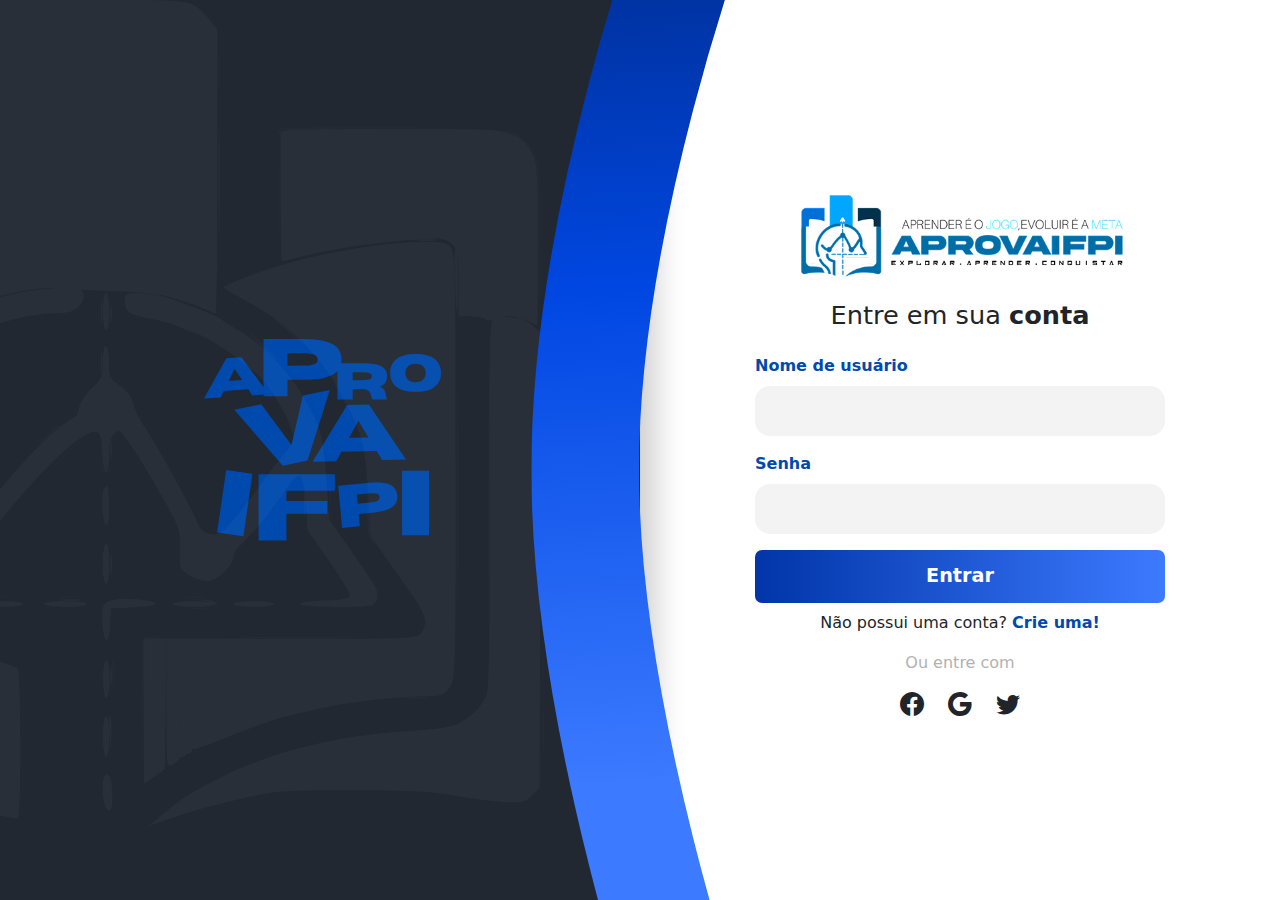
<file: index.html>
<!DOCTYPE html>
<html lang="pt-br">
  <head>
    <meta charset="UTF-8" />
    <meta name="viewport" content="width=device-width, initial-scale=1.0" />
    <title>AprovaIFPI - Login</title>
    <link rel="stylesheet" href="./styles/style.css" />
    <link rel="stylesheet" href="./styles/login.css" />
    <link
      href="https://cdn.jsdelivr.net/npm/bootstrap@5.3.3/dist/css/bootstrap.min.css"
      rel="stylesheet"
      integrity="sha384-QWTKZyjpPEjISv5WaRU9OFeRpok6YctnYmDr5pNlyT2bRjXh0JMhjY6hW+ALEwIH"
      crossorigin="anonymous"
    />
    <link
      rel="stylesheet"
      href="https://cdn.jsdelivr.net/npm/bootstrap-icons@1.11.3/font/bootstrap-icons.min.css"
    />
  </head>
  <body>
    <main>
      <div class="container-fluid h-100">
        <div class="row vh-100">
          <div
            class="col-lg-6 d-none d-lg-flex justify-content-center align-items-center"
            id="colLogo"
          >
            <img
              src="./img/logo_aprovaifpi 1.svg"
              alt="AprovaIFPI Logo"
              class="img-fluid img-logo"
            />

            <img
              src="./img/logo_background.svg"
              alt="logo background"
              class="img-background"
            />
            <img
              src="./img/line_background.svg"
              alt="line background 1"
              class="line-background"
              id="lineBackground1"
            />
          </div>

          <div
            class="col-12 col-lg-6 d-flex justify-content-center align-items-center"
            id="colForm"
          >
            <div class="form-container">
              <img
                src="./img/full_logo.png"
                alt="logo completa"
                class="full-logo img-fluid"
              />

              <div class="d-flex">
                <h4 class="fw-light">Entre em sua &af;</h4>
                <h4 class="fw-bolder">conta</h4>
              </div>

              <form id="login-form" novalidate>
  <div class="form-group mb-3">
    <label for="name" class="form-label">Nome de usuário</label>
    <input type="text" id="name" class="form-control" />
    <small class="text-danger" id="error-name"></small>
  </div>

  <div class="form-group mb-3">
    <label for="password" class="form-label">Senha</label>
    <input type="password" id="password" class="form-control" />
    <small class="text-danger" id="error-password"></small>
  </div>

  <button type="submit" class="btn-login">Entrar</button>
  <p class="mt-2 text-sm text-center">
    Não possui uma conta?&nbsp;<a href="./cadastro.html" class="form-link">Crie uma!</a>
  </p>
</form>


              <div class="social-media">
                <p style="color: #b2b2b2; text-align: center">Ou entre com</p>
                <div
                  class="social-icons d-flex justify-content-center gap-4 h4"
                >
                  <i class="bi bi-facebook"></i>
                  <i class="bi bi-google"></i>
                  <i class="bi bi-twitter"></i>
                </div>
              </div>
            </div>
          </div>
        </div>
      </div>
    </main>

    <script
      src="https://cdn.jsdelivr.net/npm/bootstrap@5.3.3/dist/js/bootstrap.bundle.min.js"
      integrity="sha384-YvpcrYf0tY3lHB60NNkmXc5s9fDVZLESaAA55NDzOxhy9GkcIdslK1eN7N6jIeHz"
      crossorigin="anonymous"
    ></script>

    <script>
  document.addEventListener("DOMContentLoaded", function () {
    const form = document.getElementById("login-form");

    form.addEventListener("submit", function (e) {
      e.preventDefault();

      const username = document.getElementById("name");
      const password = document.getElementById("password");

      const errorName = document.getElementById("error-name");
      const errorPassword = document.getElementById("error-password");

      [errorName, errorPassword].forEach((el) => (el.textContent = ""));
      [username, password].forEach((el) => el.classList.remove("is-invalid"));

      let valid = true;

      if (username.value.trim().length === 0) {
        errorName.textContent = "Por favor, insira seu nome de usuário.";
        username.classList.add("is-invalid");
        valid = false;
      }

      if (password.value.trim().length < 8) {
        errorPassword.textContent = "A senha deve ter pelo menos 8 caracteres.";
        password.classList.add("is-invalid");
        valid = false;
      }

      if (valid) {
        window.location.href = "questoes.html"; 
      }
    });

    form.addEventListener("keypress", function (e) {
      if (e.key === "Enter") {
        e.preventDefault();
        form.dispatchEvent(new Event("submit"));
      }
    });
  });
</script>

  </body>
</html>
</file>
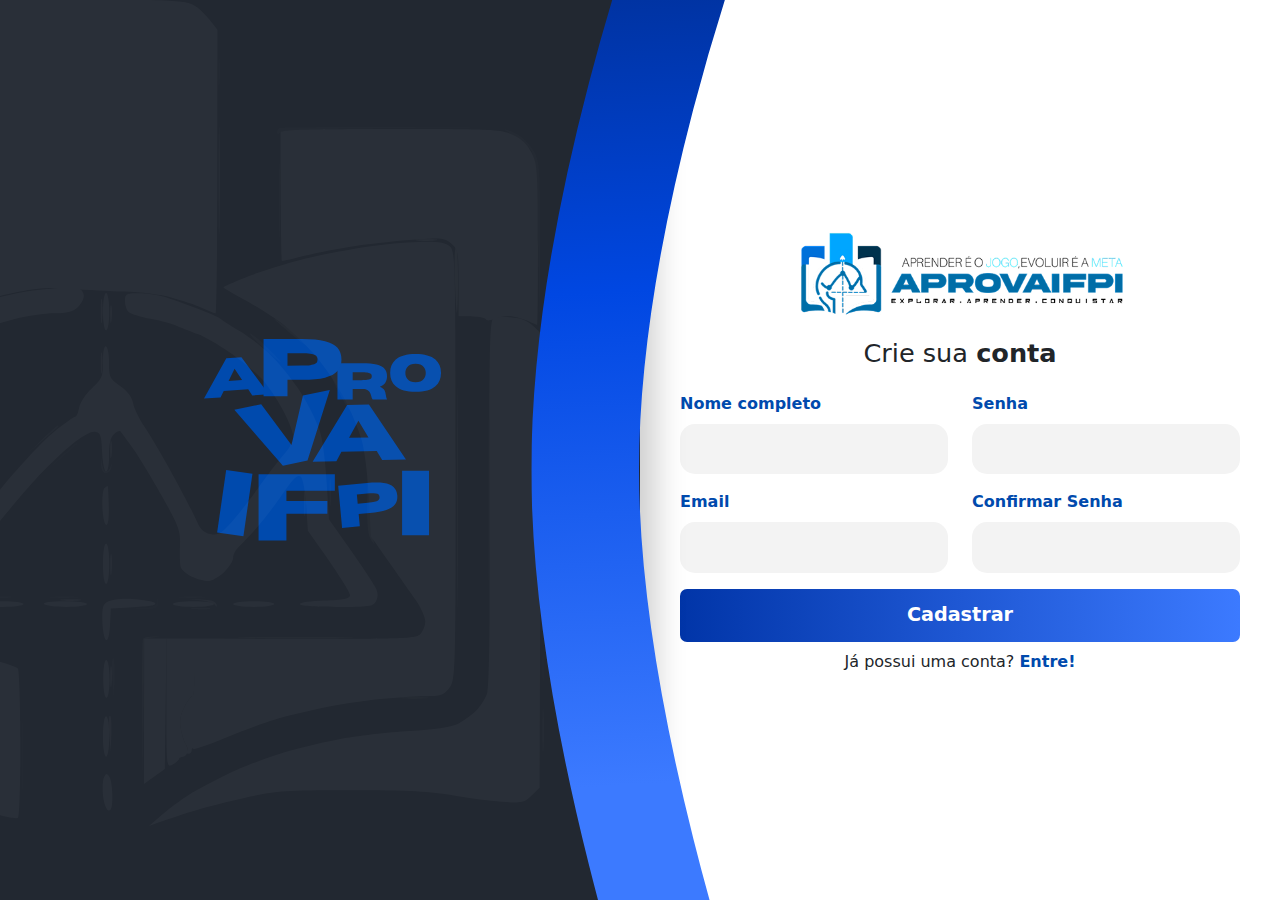
<file: cadastro.html>
<!DOCTYPE html>
<html lang="pt-br">

<head>
  <meta charset="UTF-8" />
  <meta name="viewport" content="width=device-width, initial-scale=1.0" />
  <title>AprovaIFPI - Cadastro</title>
  <link rel="stylesheet" href="./styles/style.css" />
  <link rel="stylesheet" href="./styles/login.css" />
  <link href="https://cdn.jsdelivr.net/npm/bootstrap@5.3.3/dist/css/bootstrap.min.css" rel="stylesheet"
    integrity="sha384-QWTKZyjpPEjISv5WaRU9OFeRpok6YctnYmDr5pNlyT2bRjXh0JMhjY6hW+ALEwIH" crossorigin="anonymous" />
  <link rel="stylesheet" href="https://cdn.jsdelivr.net/npm/bootstrap-icons@1.11.3/font/bootstrap-icons.min.css" />
</head>

<body>
  <main>
    <div class="container-fluid h-100">
      <div class="row vh-100">
        <div class="col-lg-6 d-none d-lg-flex justify-content-center align-items-center" id="colLogo">
          <img src="./img/logo_aprovaifpi 1.svg" alt="AprovaIFPI Logo" class="img-fluid img-logo" />
          <img src="./img/logo_background.svg" alt="logo background" class="img-background" />
          <img src="./img/line_background.svg" alt="line background 1" class="line-background" id="lineBackground1" />
        </div>

        <div class="col-12 col-lg-6 d-flex justify-content-center align-items-center" id="colForm">
          <div class="form-container" style="max-width: 600px;">
            <img src="./img/full_logo.png" alt="logo completa" class="full-logo img-fluid" />

            <div class="d-flex">
              <h4 class="fw-light">Crie sua &af;</h4>
              <h4 class="fw-bolder">conta</h4>
            </div>

            <form id="register-form" novalidate>
              <div class="row">
                <div class="col-12 col-md-6">
                  <div class="form-group mb-3">
                    <label for="reg-name" class="form-label">Nome completo</label>
                    <input type="text" id="reg-name" class="form-control" />
                    <small class="text-danger" id="error-name"></small>
                  </div>
                  <div class="form-group mb-3">
                    <label for="reg-email" class="form-label">Email</label>
                    <input type="email" id="reg-email" class="form-control" />
                    <small class="text-danger" id="error-email"></small>
                  </div>
                </div>

                <div class="col-12 col-md-6">
                  <div class="form-group mb-3">
                    <label for="reg-password" class="form-label">Senha</label>
                    <input type="password" id="reg-password" class="form-control" />
                    <small class="text-danger" id="error-password"></small>
                  </div>
                  <div class="form-group mb-3">
                    <label for="reg-confirm-password" class="form-label">Confirmar Senha</label>
                    <input type="password" id="reg-confirm-password" class="form-control" />
                    <small class="text-danger" id="error-confirm"></small>
                  </div>
                </div>
              </div>

              <button type="submit" class="btn-login">Cadastrar</button>
              <p class="mt-2 text-sm text-center">
                Já possui uma conta?&nbsp;<a href="./index.html" class="form-link">Entre!</a>
              </p>
            </form>

          </div>
        </div>
      </div>
    </div>
  </main>

  <script src="https://cdn.jsdelivr.net/npm/bootstrap@5.3.3/dist/js/bootstrap.bundle.min.js"
    integrity="sha384-YvpcrYf0tY3lHB60NNkmXc5s9fDVZLESaAA55NDzOxhy9GkcIdslK1eN7N6jIeHz"
    crossorigin="anonymous"></script>
  <script>
    document.addEventListener("DOMContentLoaded", function () {
      const form = document.getElementById("register-form");

      form.addEventListener("submit", function (e) {
        e.preventDefault();

        const name = document.getElementById("reg-name");
        const email = document.getElementById("reg-email");
        const password = document.getElementById("reg-password");
        const confirm = document.getElementById("reg-confirm-password");

        const errorName = document.getElementById("error-name");
        const errorEmail = document.getElementById("error-email");
        const errorPassword = document.getElementById("error-password");
        const errorConfirm = document.getElementById("error-confirm");

        [errorName, errorEmail, errorPassword, errorConfirm].forEach(
          (el) => (el.textContent = "")
        );
        [name, email, password, confirm].forEach((el) =>
          el.classList.remove("is-invalid")
        );

        let valid = true;

        if (name.value.trim().split(" ").length < 2) {
          errorName.textContent = "Por favor, insira seu nome completo.";
          name.classList.add("is-invalid");
          valid = false;
        }

        const emailRegex = /^[^\s@]+@[^\s@]+\.[^\s@]+$/;
        if (!emailRegex.test(email.value.trim())) {
          errorEmail.textContent = "Por favor, insira um e-mail válido.";
          email.classList.add("is-invalid");
          valid = false;
        }

        if (password.value.trim().length < 8) {
          errorPassword.textContent = "A senha deve ter pelo menos 8 caracteres.";
          password.classList.add("is-invalid");
          valid = false;
        }

        if (confirm.value.trim() !== password.value.trim()) {
          errorConfirm.textContent = "As senhas não coincidem.";
          confirm.classList.add("is-invalid");
          valid = false;
        }

        if (valid) {
          window.location.href = "index.html";
        }
      });

      form.addEventListener("keypress", function (e) {
        if (e.key === "Enter") {
          e.preventDefault();
          form.dispatchEvent(new Event("submit"));
        }
      });
    });
  </script>

</body>

</html>
</file>
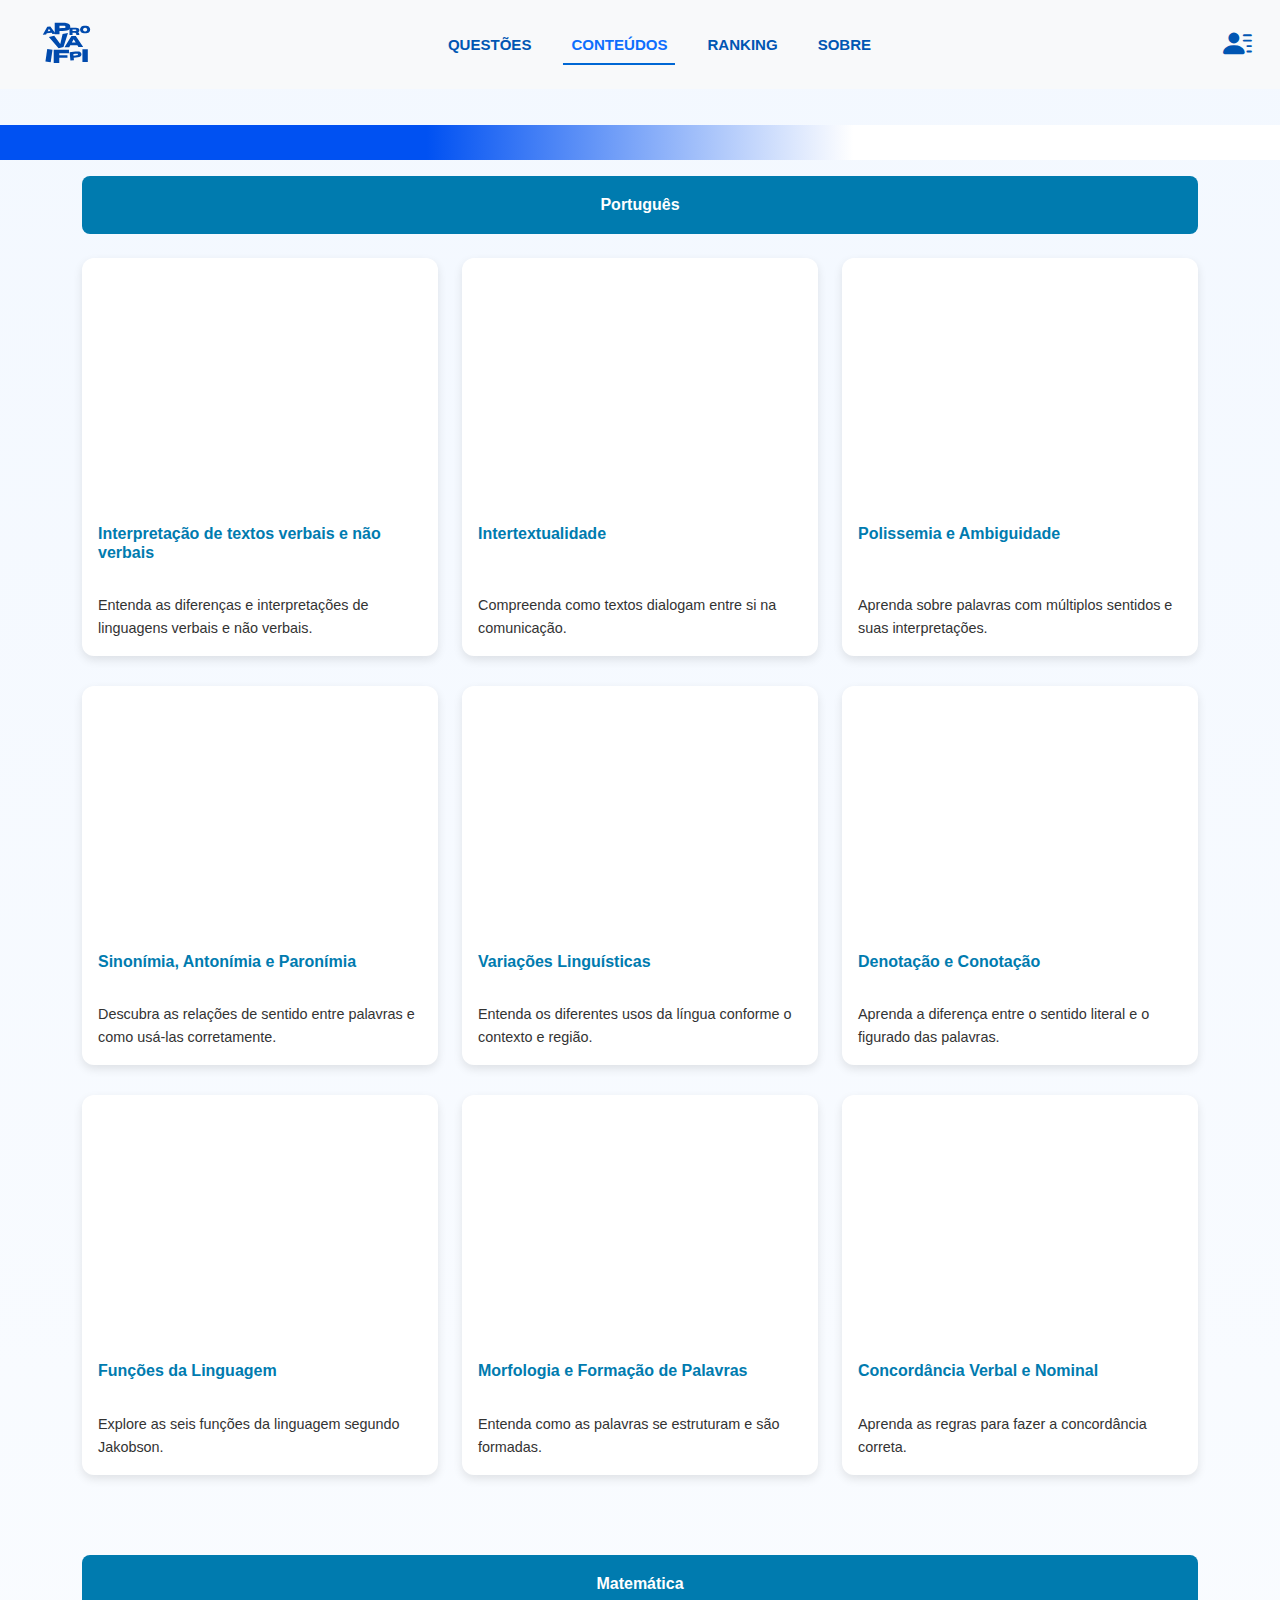
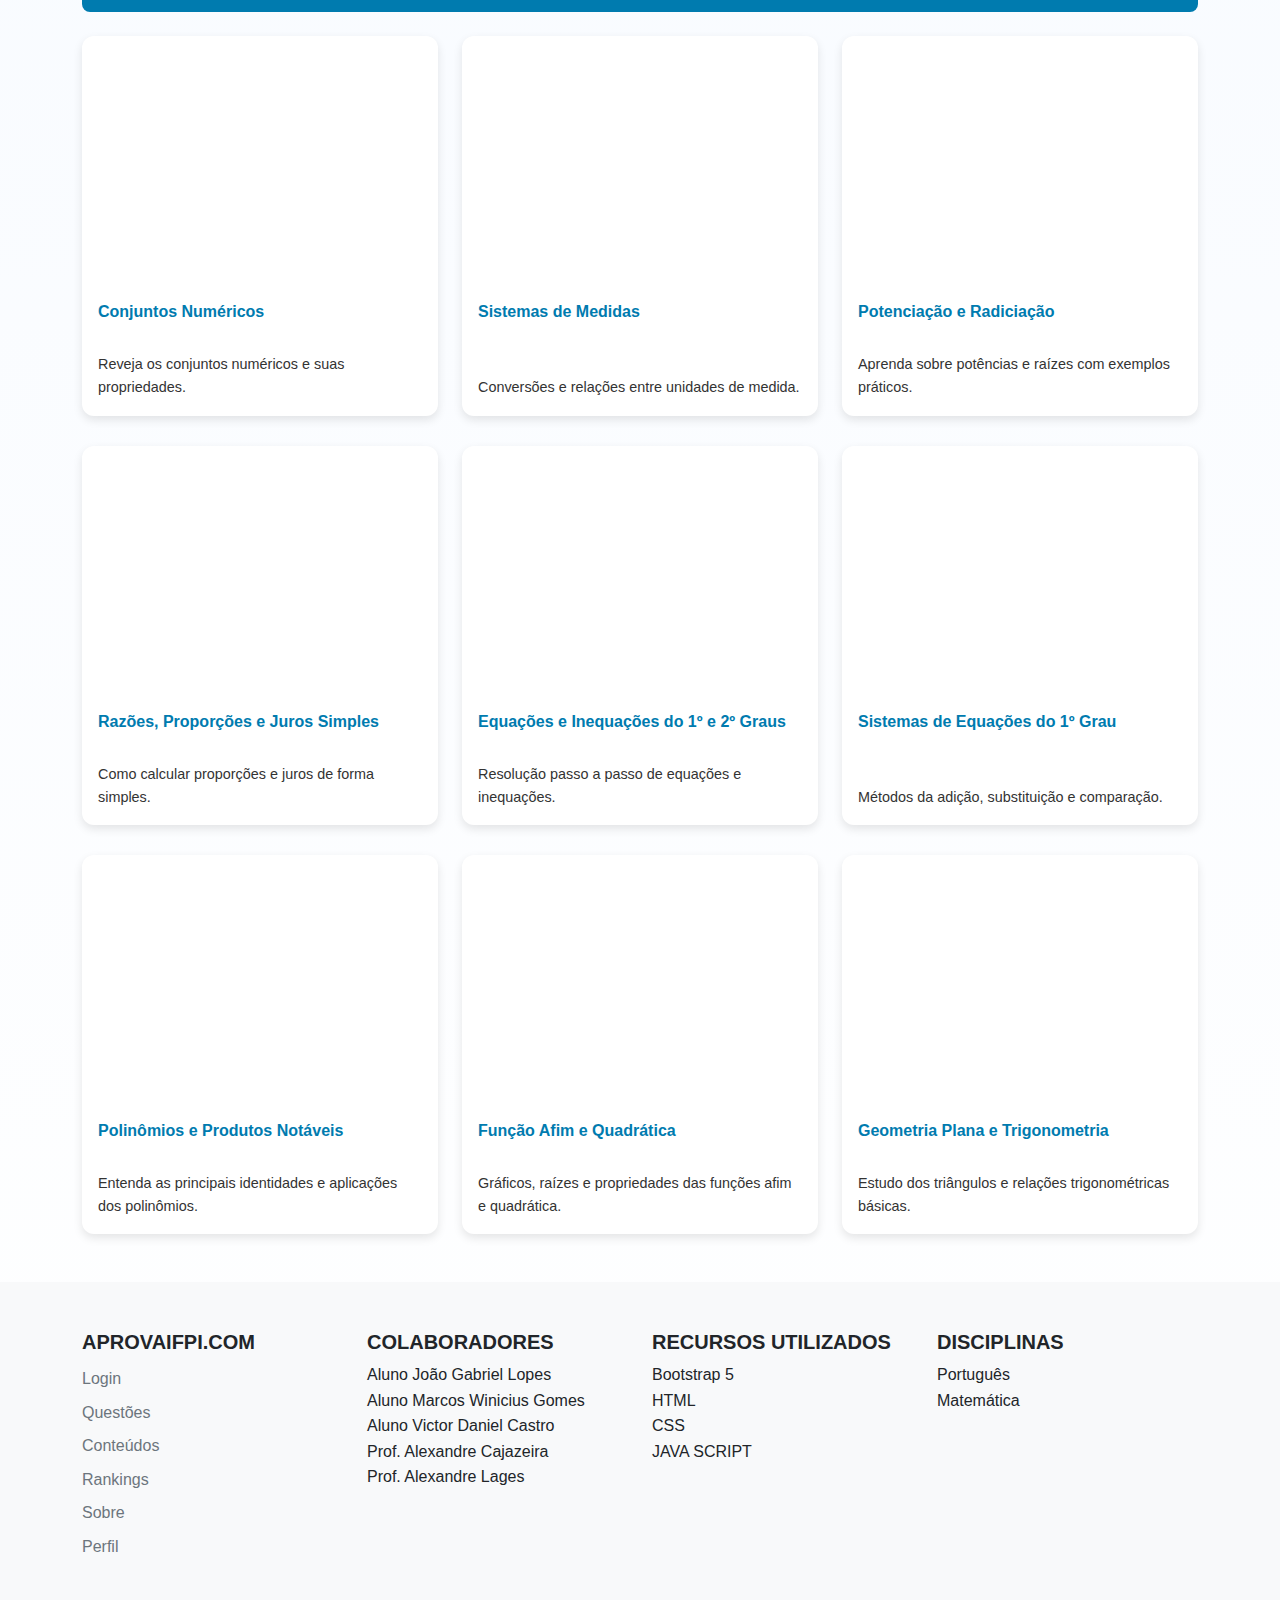
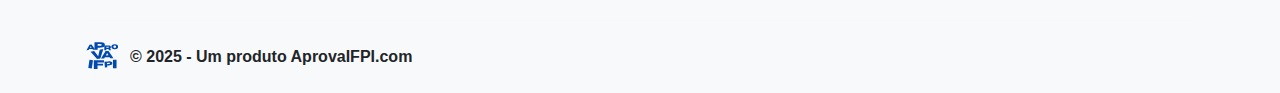
<file: conteudos.html>
<!doctype html>
<html lang="pt-BR">

<head>
    <title>Aprova IFPI</title>
    <meta charset="utf-8" />
    <meta name="viewport" content="width=device-width, initial-scale=1, shrink-to-fit=no" />
    <!-- Bootstrap CSS -->
    <link href="https://cdn.jsdelivr.net/npm/bootstrap@5.3.2/dist/css/bootstrap.min.css" rel="stylesheet">
    <link rel="stylesheet" href="https://cdn.jsdelivr.net/npm/bootstrap-icons@1.13.1/font/bootstrap-icons.min.css">
    <link rel="stylesheet" href="geral.css">
    <style>
        body {
            background-color: #f8f9fa;
        }



        .section-title {
            background-color: #007baf;
            color: white;
            padding: 1rem;
            margin-bottom: 1rem;
            border-radius: 4px;
        }

        .card-video {
            margin-bottom: 1.5rem;
        }

        .card-video iframe {
            width: 100%;
            height: 200px;
        }

        @media (min-width: 768px) {
            .card-video iframe {
                height: 250px;
            }
        }
    </style>
</head>

<body>
    <header>
        <nav class="navbar bg-light navbar-expand-lg fixed-top">
            <div class="container-fluid d-flex align-items-center justify-content-between">
                <a class="navbar-brand ms-2" href="#">
                    <img src="img/logo_aprovaifpi.svg" alt="Logo">
                </a>
                <button class="navbar-toggler me-3" type="button" data-bs-toggle="offcanvas"
                    data-bs-target="#offcanvasNavbar" aria-controls="offcanvasNavbar">
                    <span class="navbar-toggler-icon"></span>
                </button>
                <div class="offcanvas offcanvas-end" tabindex="-1" id="offcanvasNavbar">
                    <div class="offcanvas-header">
                        <h5 class="offcanvas-title">APROVAIFPI</h5>
                        <button type="button" class="btn-close" data-bs-dismiss="offcanvas" aria-label="Close"></button>
                    </div>
                    <div
                        class="offcanvas-body d-flex flex-column flex-lg-row justify-content-center align-items-center">
                        <ul class="navbar-nav justify-content-center flex-grow-1 pe-3 ">
                            <li class="nav-item"><a class="nav-link" href="questoes.html">QUESTÕES</a></li>
                            <li class="nav-item"><a class="nav-link active text-primary"
                                    href="conteudos.html">CONTEÚDOS</a></li>
                            <li class="nav-item"><a class="nav-link" href="ranking.html">RANKING</a></li>
                            <li class="nav-item"><a class="nav-link" href="sobre.html">SOBRE</a></li>
                        </ul>
                        <a href="#" class="perfil-link d-none d-lg-flex">
                            <i class="bi bi-person-lines-fill perfil-icon"></i>
                        </a>
                    </div>
                </div>
            </div>
        </nav>
        <header class="faixa"></header>
    </header>

    <main class="pt-5 mt-5">
        <style>
            body {
                background-color: #f8f9fa;
            }

            .faixa {
                background-color: #007baf;
                height: 35px;
                margin-top: -10px;
            }


            .section-title {
                background-color: #007baf;
                color: white;
                font-weight: 600;
                padding: 1rem;

                margin: 5rem 0 1.5rem 0;
                border-radius: 0.5rem;
                text-align: center;
            }

            .row {
                display: flex;
                flex-wrap: wrap;
                justify-content: center;
                row-gap: 30px;

            }

            .card-video {
                display: flex;
                flex-direction: column;
                justify-content: space-between;
                width: 100%;
                border: none;
                border-radius: 12px;
                overflow: hidden;
                margin-bottom: 1.5rem;
                box-shadow: 0 4px 10px rgba(0, 0, 0, 0.1);
                transition: transform 0.3s ease, box-shadow 0.3s ease;
                background-color: white;
                height: 100%;
            }

            .card-video:hover {
                transform: translateY(-5px);
                box-shadow: 0 8px 18px rgba(0, 0, 0, 0.2);
            }

            .card-video iframe {
                width: 100%;
                aspect-ratio: 16 / 9;
                border: none;
            }

            .card-body {
                padding: 1rem;
                display: flex;
                flex-direction: column;
                justify-content: space-between;
                flex-grow: 1;
            }

            .card-title {
                font-size: 1rem;
                font-weight: 600;
                color: #007baf;
                margin-bottom: 0.5rem;
            }

            .card-text {
                font-size: 0.9rem;
                color: #333;
            }

            .col-12,
            .col-md-6,
            .col-lg-4 {
                display: flex;
            }

            @media (max-width: 576px) {
                .faixa {
                    height: 40px;
                    margin-top: 53px;
                }
            }
        </style>

        <div class="container my-5">

            <!-- ========================== PORTUGUÊS ========================== -->
            <div class="section-title">Português</div>

            <div class="row">
                <!-- Card 1 -->
                <div class="col-12 col-md-6 col-lg-4 d-flex">
                    <div class="card card-video equal-height">
                        <iframe src="https://www.youtube.com/embed/f5Sk0KmaehQ" allowfullscreen></iframe>
                        <div class="card-body">
                            <h5 class="card-title">Interpretação de textos verbais e não verbais</h5>
                            <p class="card-text">Entenda as diferenças e interpretações de linguagens verbais e não
                                verbais.</p>
                        </div>
                    </div>
                </div>

                <!-- Card 2 -->
                <div class="col-12 col-md-6 col-lg-4 d-flex">
                    <div class="card card-video equal-height">
                        <iframe src="https://youtu.be/DS5r3S_jGY0?si=iOVssUOX0qiuIRVE" allowfullscreen></iframe>
                        <div class="card-body">
                            <h5 class="card-title">Intertextualidade</h5>
                            <p class="card-text">Compreenda como textos dialogam entre si na comunicação.</p>
                        </div>
                    </div>
                </div>

                <!-- Card 3 -->
                <div class="col-12 col-md-6 col-lg-4 d-flex">
                    <div class="card card-video equal-height">
                        <iframe src="https://www.youtube.com/embed/3f5ng0eDz_Q" allowfullscreen></iframe>
                        <div class="card-body">
                            <h5 class="card-title">Polissemia e Ambiguidade</h5>
                            <p class="card-text">Aprenda sobre palavras com múltiplos sentidos e suas interpretações.
                            </p>
                        </div>
                    </div>
                </div>

                <!-- Card 4 -->
                <div class="col-12 col-md-6 col-lg-4 d-flex">
                    <div class="card card-video equal-height">
                        <iframe src="https://www.youtube.com/embed/Trv6AOlnVvQ" allowfullscreen></iframe>
                        <div class="card-body">
                            <h5 class="card-title">Sinonímia, Antonímia e Paronímia</h5>
                            <p class="card-text">Descubra as relações de sentido entre palavras e como usá-las
                                corretamente.</p>
                        </div>
                    </div>
                </div>

                <!-- Card 5 -->
                <div class="col-12 col-md-6 col-lg-4 d-flex">
                    <div class="card card-video equal-height">
                        <iframe src="https://www.youtube.com/embed/9oW4kXPbPkk" allowfullscreen></iframe>
                        <div class="card-body">
                            <h5 class="card-title">Variações Linguísticas</h5>
                            <p class="card-text">Entenda os diferentes usos da língua conforme o contexto e região.</p>
                        </div>
                    </div>
                </div>

                <!-- Card 6 -->
                <div class="col-12 col-md-6 col-lg-4 d-flex">
                    <div class="card card-video equal-height">
                        <iframe src="https://www.youtube.com/embed/DduTnDgQH3M" allowfullscreen></iframe>
                        <div class="card-body">
                            <h5 class="card-title">Denotação e Conotação</h5>
                            <p class="card-text">Aprenda a diferença entre o sentido literal e o figurado das palavras.
                            </p>
                        </div>
                    </div>
                </div>

                <!-- Card 7 -->
                <div class="col-12 col-md-6 col-lg-4 d-flex">
                    <div class="card card-video equal-height">
                        <iframe src="https://www.youtube.com/embed/H0whm_R94oY" allowfullscreen></iframe>
                        <div class="card-body">
                            <h5 class="card-title">Funções da Linguagem</h5>
                            <p class="card-text">Explore as seis funções da linguagem segundo Jakobson.</p>
                        </div>
                    </div>
                </div>

                <!-- Card 8 -->
                <div class="col-12 col-md-6 col-lg-4 d-flex">
                    <div class="card card-video equal-height">
                        <iframe src="https://www.youtube.com/embed/jZbK2YHj9uI" allowfullscreen></iframe>
                        <div class="card-body">
                            <h5 class="card-title">Morfologia e Formação de Palavras</h5>
                            <p class="card-text">Entenda como as palavras se estruturam e são formadas.</p>
                        </div>
                    </div>
                </div>

                <!-- Card 9 -->
                <div class="col-12 col-md-6 col-lg-4 d-flex">
                    <div class="card card-video equal-height">
                        <iframe src="https://www.youtube.com/embed/5b8ZszWzSvA" allowfullscreen></iframe>
                        <div class="card-body">
                            <h5 class="card-title">Concordância Verbal e Nominal</h5>
                            <p class="card-text">Aprenda as regras para fazer a concordância correta.</p>
                        </div>
                    </div>
                </div>
            </div>

            <!-- ========================== MATEMÁTICA ========================== -->
            <div class="section-title">Matemática</div>

            <div class="row">
                <!-- Card 1 -->
                <div class="col-12 col-md-6 col-lg-4 d-flex">
                    <div class="card card-video equal-height">
                        <iframe src="https://www.youtube.com/embed/OGdEyxG6jvE" allowfullscreen></iframe>
                        <div class="card-body">
                            <h5 class="card-title">Conjuntos Numéricos</h5>
                            <p class="card-text">Reveja os conjuntos numéricos e suas propriedades.</p>
                        </div>
                    </div>
                </div>

                <!-- Card 2 -->
                <div class="col-12 col-md-6 col-lg-4 d-flex">
                    <div class="card card-video equal-height">
                        <iframe src="https://www.youtube.com/embed/Dt5yBsGzDng" allowfullscreen></iframe>
                        <div class="card-body">
                            <h5 class="card-title">Sistemas de Medidas</h5>
                            <p class="card-text">Conversões e relações entre unidades de medida.</p>
                        </div>
                    </div>
                </div>

                <!-- Card 3 -->
                <div class="col-12 col-md-6 col-lg-4 d-flex">
                    <div class="card card-video equal-height">
                        <iframe src="https://www.youtube.com/embed/qm09AvJS8po" allowfullscreen></iframe>
                        <div class="card-body">
                            <h5 class="card-title">Potenciação e Radiciação</h5>
                            <p class="card-text">Aprenda sobre potências e raízes com exemplos práticos.</p>
                        </div>
                    </div>
                </div>

                <!-- Card 4 -->
                <div class="col-12 col-md-6 col-lg-4 d-flex">
                    <div class="card card-video equal-height">
                        <iframe src="https://www.youtube.com/embed/CeFfIP2A3I0" allowfullscreen></iframe>
                        <div class="card-body">
                            <h5 class="card-title">Razões, Proporções e Juros Simples</h5>
                            <p class="card-text">Como calcular proporções e juros de forma simples.</p>
                        </div>
                    </div>
                </div>

                <!-- Card 5 -->
                <div class="col-12 col-md-6 col-lg-4 d-flex">
                    <div class="card card-video equal-height">
                        <iframe src="https://www.youtube.com/embed/0p9pv16pVjM" allowfullscreen></iframe>
                        <div class="card-body">
                            <h5 class="card-title">Equações e Inequações do 1º e 2º Graus</h5>
                            <p class="card-text">Resolução passo a passo de equações e inequações.</p>
                        </div>
                    </div>
                </div>

                <!-- Card 6 -->
                <div class="col-12 col-md-6 col-lg-4 d-flex">
                    <div class="card card-video equal-height">
                        <iframe src="https://www.youtube.com/embed/jpKXqJm2vSg" allowfullscreen></iframe>
                        <div class="card-body">
                            <h5 class="card-title">Sistemas de Equações do 1º Grau</h5>
                            <p class="card-text">Métodos da adição, substituição e comparação.</p>
                        </div>
                    </div>
                </div>

                <!-- Card 7 -->
                <div class="col-12 col-md-6 col-lg-4 d-flex">
                    <div class="card card-video equal-height">
                        <iframe src="https://www.youtube.com/embed/zJvT4j-3x8c" allowfullscreen></iframe>
                        <div class="card-body">
                            <h5 class="card-title">Polinômios e Produtos Notáveis</h5>
                            <p class="card-text">Entenda as principais identidades e aplicações dos polinômios.</p>
                        </div>
                    </div>
                </div>

                <!-- Card 8 -->
                <div class="col-12 col-md-6 col-lg-4 d-flex">
                    <div class="card card-video equal-height">
                        <iframe src="https://www.youtube.com/embed/KHLM7d5Lx5Y" allowfullscreen></iframe>
                        <div class="card-body">
                            <h5 class="card-title">Função Afim e Quadrática</h5>
                            <p class="card-text">Gráficos, raízes e propriedades das funções afim e quadrática.</p>
                        </div>
                    </div>
                </div>

                <!-- Card 9 -->
                <div class="col-12 col-md-6 col-lg-4 d-flex">
                    <div class="card card-video equal-height">
                        <iframe src="https://www.youtube.com/embed/Y60K6rq9vYQ" allowfullscreen></iframe>
                        <div class="card-body">
                            <h5 class="card-title">Geometria Plana e Trigonometria</h5>
                            <p class="card-text">Estudo dos triângulos e relações trigonométricas básicas.</p>
                        </div>
                    </div>
                </div>
            </div>
        </div>
    </main>


    <footer class="bg-light text-dark pt-5 pb-3 ">
        <div class="container">
            <div class="row">

                <!-- Coluna 1 -->
                <div class="col-md-3 mb-4">
                    <h5 class="text-uppercase fw-bold">AprovaIFPI.com</h5>
                    <ul class="list-unstyled">
                        <li><a href="index.html" class="text-secondary text-decoration-none d-block py-1">Login</a></li>
                        <li><a href="questoes.html" class="text-secondary text-decoration-none d-block py-1">Questões</a>
                        </li>
                        <li><a href="conteudos.html"
                                class="text-secondary text-decoration-none d-block py-1">Conteúdos</a></li>
                        <li><a href="ranking.html" class="text-secondary text-decoration-none d-block py-1">Rankings</a>
                        </li>
                        <li><a href="sobre.html" class="text-secondary text-decoration-none d-block py-1">Sobre</a></li>
                        <li><a href="#" class="text-secondary text-decoration-none d-block py-1">Perfil</a></li>
                    </ul>
                </div>

                <!-- Coluna 2 -->
                <div class="col-md-3 mb-4">
                    <h5 class="text-uppercase fw-bold">Colaboradores</h5>
                    <ul class="list-unstyled">
                        <li>Aluno João Gabriel Lopes</li>
                        <li>Aluno Marcos Winicius Gomes</li>
                        <li>Aluno Victor Daniel Castro</li>
                        <li>Prof. Alexandre Cajazeira</li>
                        <li>Prof. Alexandre Lages</li>
                    </ul>
                </div>

                <!-- Coluna 3 -->
                <div class="col-md-3 mb-4">
                    <h5 class="text-uppercase fw-bold">Recursos Utilizados</h5>
                    <ul class="list-unstyled">
                        <li>Bootstrap 5</li>
                        <li>HTML</li>
                        <li>CSS</li>
                        <li>JAVA SCRIPT</li>
                    </ul>
                </div>

                <!-- Coluna 4 -->
                <div class="col-md-3 mb-4">
                    <h5 class="text-uppercase fw-bold">Disciplinas</h5>
                    <ul class="list-unstyled">
                        <li>Português</li>
                        <li>Matemática</li>
                    </ul>
                </div>

            </div>

            <hr class="border-light">
            <div class="d-flex flex-column flex-md-row justify-content-between align-items-center">
                <div class="d-flex align-items-center">
                    <img src="./img/logo_aprovaifpi 1.svg" alt="Logo AprovaIFPI" height="40" class="me-2">
                    <span class="fw-bold">© 2025 - Um produto AprovaIFPI.com</span>
                </div>
            </div>

        </div>
    </footer>



    <!-- Bootstrap JS -->
    <script src="https://cdn.jsdelivr.net/npm/@popperjs/core@2.11.8/dist/umd/popper.min.js"></script>
    <script src="https://cdn.jsdelivr.net/npm/bootstrap@5.3.2/dist/js/bootstrap.min.js"></script>

    <script>
        document.addEventListener("DOMContentLoaded", () => {
            requestAnimationFrame(() => {
                document.body.classList.add("fade-in");
            });
            document.querySelectorAll("a[href]").forEach(link => {
                const url = link.getAttribute("href");
                if (!url || url.startsWith("http") || url.startsWith("#")) return;
                link.addEventListener("click", e => {
                    e.preventDefault();
                    document.body.classList.remove("fade-in");
                    document.body.classList.add("fade-out");
                    setTimeout(() => {
                        window.location.href = url;
                    }, 800);
                });
            });
        });
    </script>
</body>

</html>
</file>
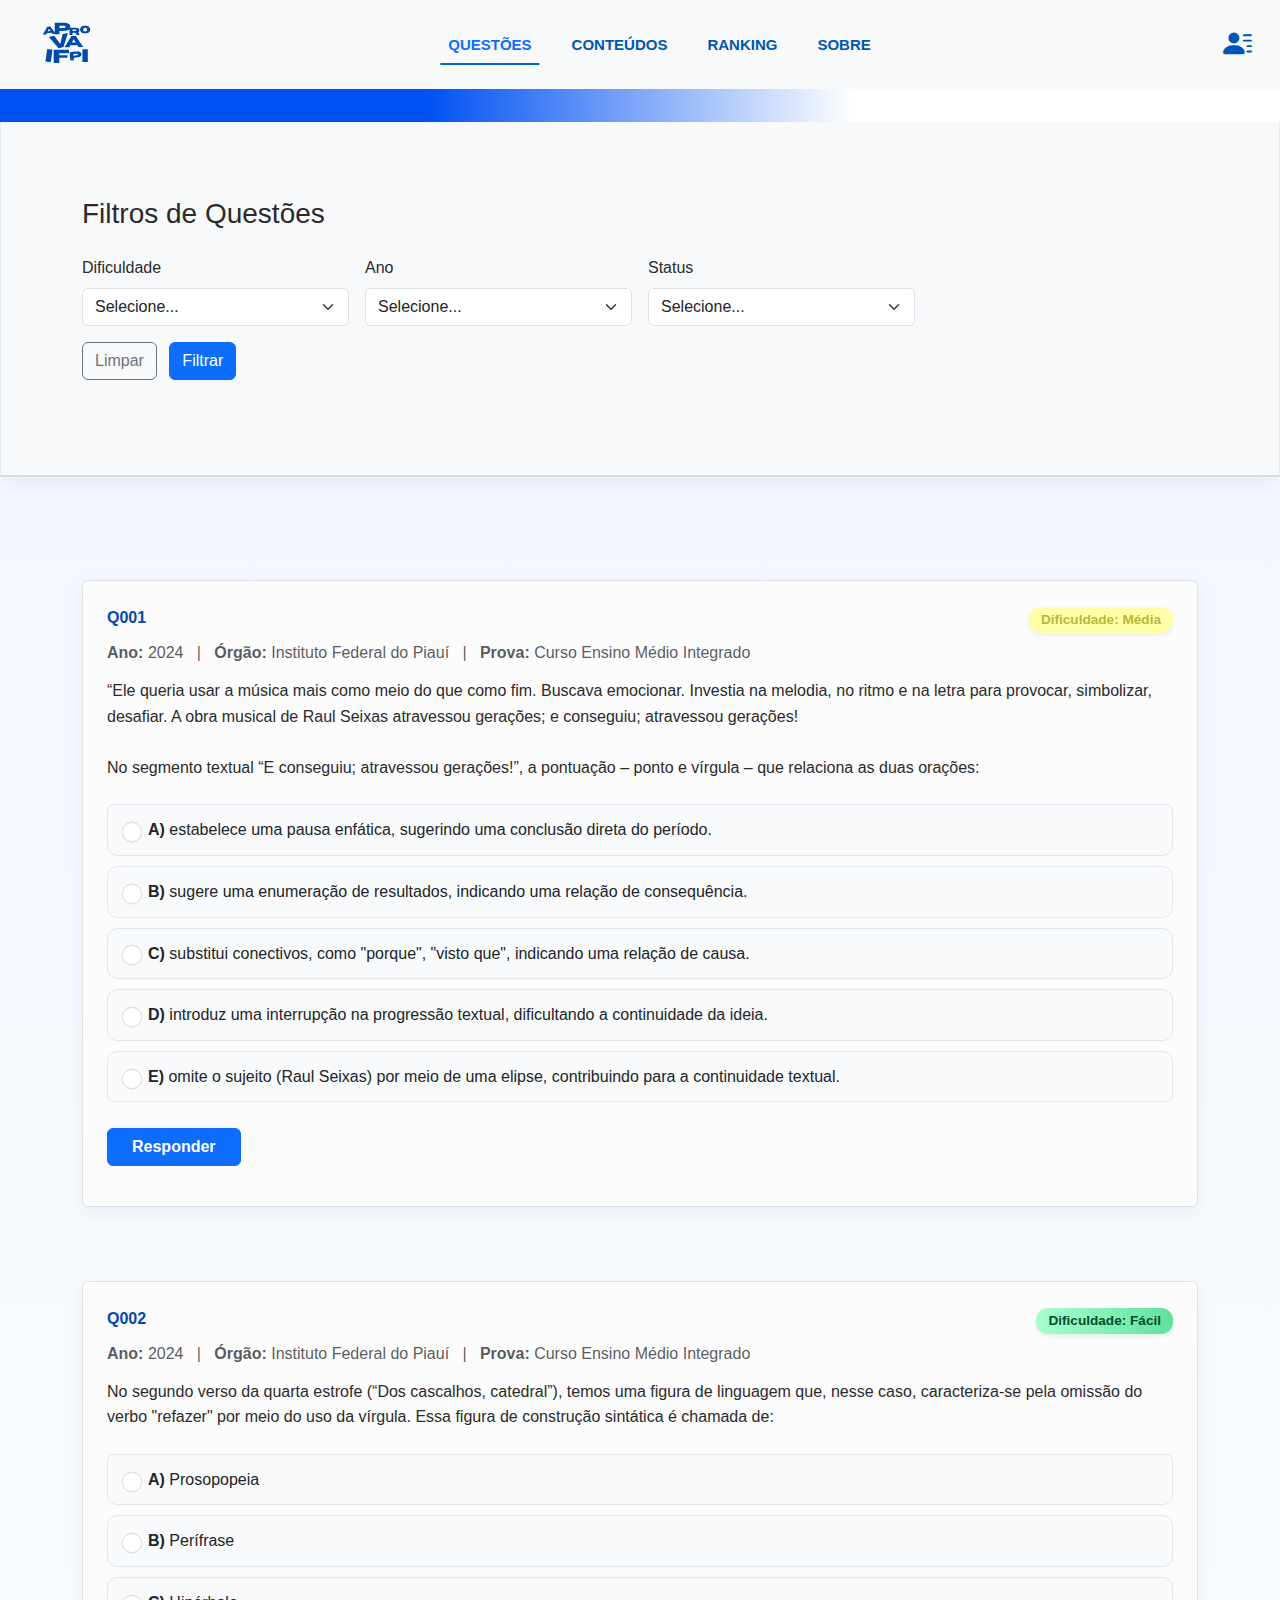
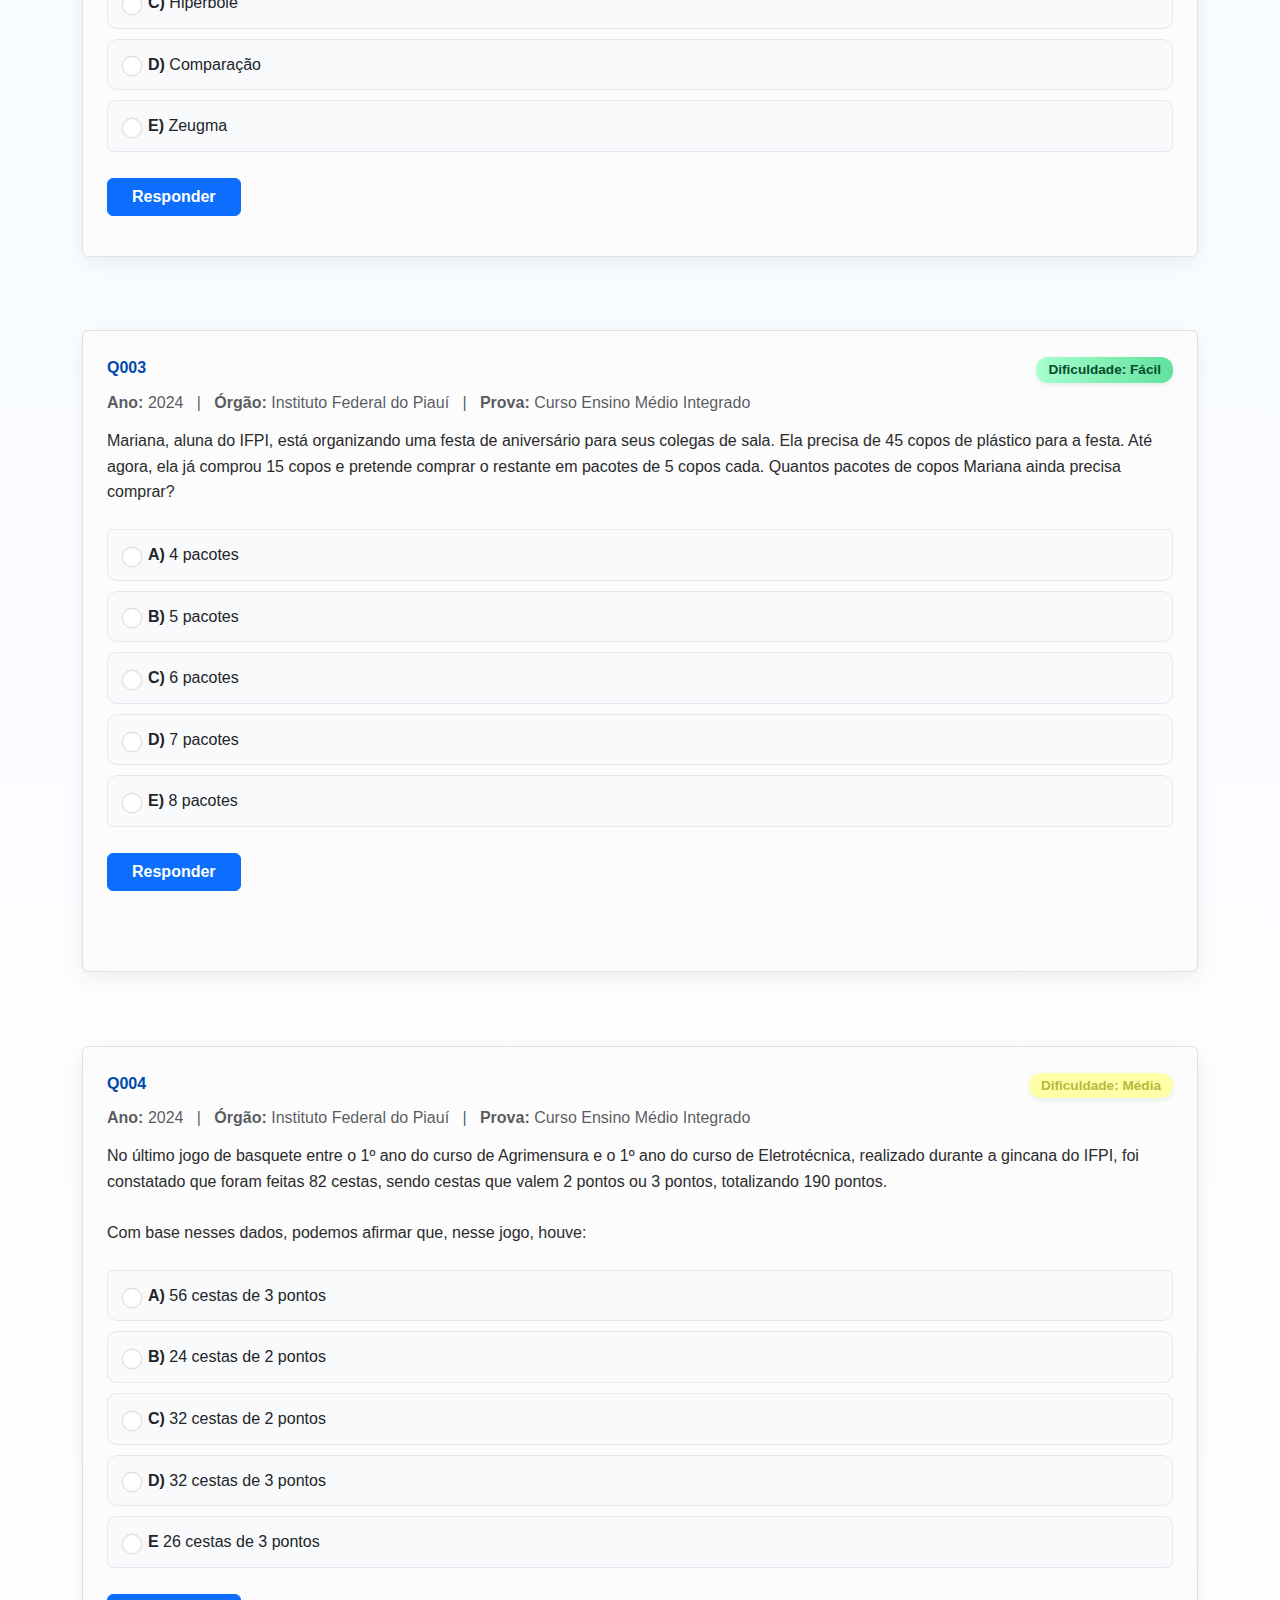
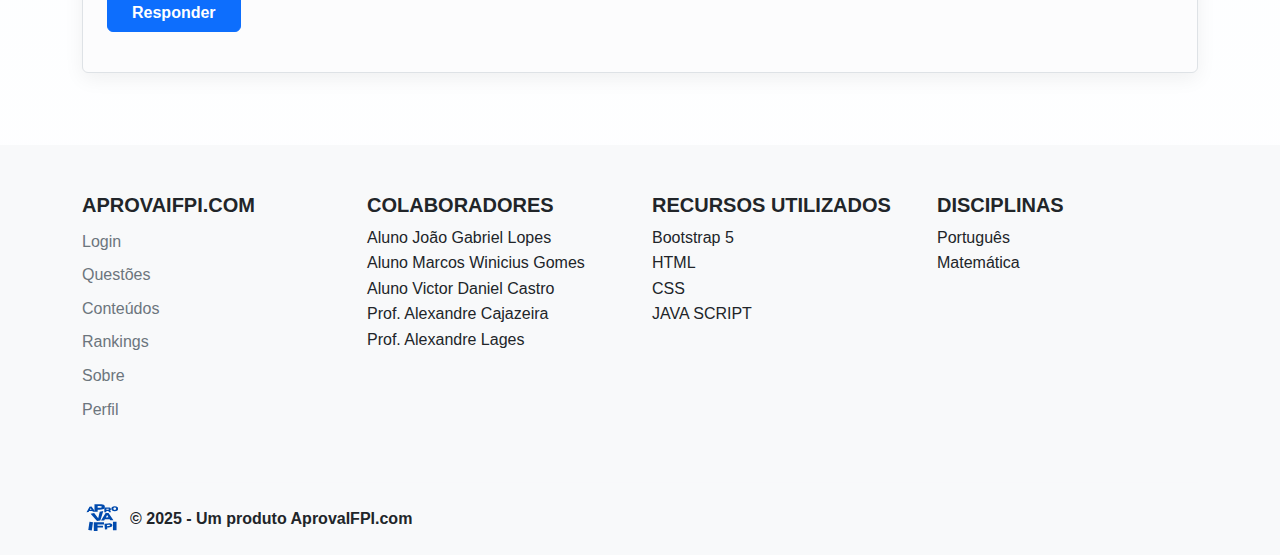
<file: questoes.html>
</html>
<!doctype html>
<html lang="pt-br">

<head>
    <title>Aprova IFPI</title>
    <meta charset="utf-8" />
    <meta name="viewport" content="width=device-width, initial-scale=1, shrink-to-fit=no" />

    <!-- Bootstrap CSS -->
    <link href="https://cdn.jsdelivr.net/npm/bootstrap@5.3.2/dist/css/bootstrap.min.css" rel="stylesheet">
    <link rel="stylesheet" href="https://cdn.jsdelivr.net/npm/bootstrap-icons@1.13.1/font/bootstrap-icons.min.css">
    <link rel="stylesheet" href="geral.css">
    <style>
        
    </style>
</head>

<body>
    <header>
        <nav class="navbar bg-light navbar-expand-lg fixed-top">
            <div class="container-fluid d-flex align-items-center justify-content-between">

                <!-- Logo -->
                <a class="navbar-brand ms-2" href="#">
                    <img src="img/logo_aprovaifpi.svg" alt="Logo">
                </a>

                <button class="navbar-toggler me-3" type="button" data-bs-toggle="offcanvas"
                    data-bs-target="#offcanvasNavbar" aria-controls="offcanvasNavbar">
                    <span class="navbar-toggler-icon"></span>
                </button>

                <div class="offcanvas offcanvas-end" tabindex="-1" id="offcanvasNavbar">
                    <div class="offcanvas-header">
                        <h5 class="offcanvas-title">APROVAIFPI</h5>
                        <button type="button" class="btn-close" data-bs-dismiss="offcanvas" aria-label="Close"></button>
                    </div>

                    <div
                        class="offcanvas-body d-flex flex-column flex-lg-row justify-content-center align-items-center">
                        <ul class="navbar-nav justify-content-center flex-grow-1 pe-3 ">
                            <li class="nav-item"><a class="nav-link active text-primary" href="questoes.html">QUESTÕES</a>
                            </li>
                            <li class="nav-item"><a class="nav-link" href="conteudos.html">CONTEÚDOS</a></li>
                            <li class="nav-item"><a class="nav-link" href="ranking.html">RANKING</a></li>
                            <li class="nav-item"><a class="nav-link" href="sobre.html">SOBRE</a></li>
                        </ul>

                        <a href="#" class="perfil-link d-none d-lg-flex">
                            <i class="bi bi-person-lines-fill perfil-icon"></i>
                        </a>
                    </div>
                </div>
            </div>

        </nav>
        <header class="faixa"></header>
        <section class="filtros py-5">
            <div class="container">
                <h3 class="text-start mb-4">Filtros de Questões</h3>
                <form class="row g-3 justify-content-start">

                    <!-- Dificuldade -->
                    <div class="col-md-3">
                        <label for="dificuldade" class="form-label">Dificuldade</label>
                        <select id="dificuldade" class="form-select">
                            <option selected>Selecione...</option>
                            <option value="facil">Fácil</option>
                            <option value="medio">Médio</option>
                            <option value="dificil">Difícil</option>
                        </select>
                    </div>

                    <!-- Ano -->
                    <div class="col-md-3">
                        <label for="ano" class="form-label">Ano</label>
                        <select id="ano" class="form-select">
                            <option selected>Selecione...</option>
                            <option value="2024">2024</option>
                            <option value="2023">2023</option>
                            <option value="2022">2022</option>
                        </select>
                    </div>

                    <!-- Status -->
                    <div class="col-md-3">
                        <label for="status" class="form-label">Status</label>
                        <select id="status" class="form-select">
                            <option selected>Selecione...</option>
                            <option value="respondida">Respondida</option>
                            <option value="nao-respondida">Não Respondida</option>
                        </select>
                    </div>

                    <!-- Botões -->
                    <div class="col-12 text-start mt-3">
                        <button type="reset" class="btn btn-outline-secondary me-2">Limpar</button>
                        <button type="submit" class="btn btn-primary">Filtrar</button>
                    </div>
                </form>
            </div>


        </section>

    </header>


    <main class="container py-4">
        <br>
        <br>
        <!-- Questão 1 -->
        <section class="mb-5 border rounded p-4 bg-light-subtle fade-up" id="q1">
            <!-- Cabeçalho -->
            <div class="d-flex justify-content-between align-items-center mb-2">
                <span class="fw-bold text-secondary">Q001</span>
                <span class="badge bg-warning text-dark">Dificuldade: Média</span>
            </div>

            <h6 class="text-muted mb-3">
                <strong>Ano:</strong> 2024 &nbsp; | &nbsp;
                <strong>Órgão:</strong> Instituto Federal do Piauí &nbsp; | &nbsp;
                <strong>Prova:</strong> Curso Ensino Médio Integrado
            </h6>

            <!-- Enunciado -->
            <p class="fw-medium mb-4">
                “Ele queria usar a música mais como meio do que como fim. Buscava emocionar. Investia na melodia, no
                ritmo e na letra para provocar, simbolizar, desafiar. A obra musical de Raul Seixas atravessou gerações;
                e conseguiu; atravessou gerações! <br><br>
                No segmento textual “E conseguiu; atravessou gerações!”, a pontuação – ponto e vírgula – que
                relaciona as duas orações:
            </p>

            <!-- Alternativas -->
            <div class="list-group mb-3" id="questao1">
                <label class="list-group-item d-flex align-items-center">
                    <input class="form-check-input me-2" type="radio" name="questao1" value="A"
                        data-explicacao="Errada: o ponto e vírgula não indica conclusão, e sim causa.">
                    <span><strong>A)</strong> estabelece uma pausa enfática, sugerindo uma conclusão direta do
                        período.</span>
                </label>

                <label class="list-group-item d-flex align-items-center">
                    <input class="form-check-input me-2" type="radio" name="questao1" value="B"
                        data-explicacao="Errada: não há enumeração de resultados, e sim uma relação de causa.">
                    <span><strong>B)</strong> sugere uma enumeração de resultados, indicando uma relação de
                        consequência.</span>
                </label>

                <label class="list-group-item d-flex align-items-center">
                    <input class="form-check-input me-2" type="radio" name="questao1" value="C" data-correta="true"
                        data-explicacao="Correta! O ponto e vírgula substitui um conectivo causal, como 'porque'.">
                    <span><strong>C)</strong> substitui conectivos, como "porque", "visto que", indicando uma relação de
                        causa.</span>
                </label>

                <label class="list-group-item d-flex align-items-center">
                    <input class="form-check-input me-2" type="radio" name="questao1" value="D"
                        data-explicacao="Errada: não há interrupção no sentido, mas sim continuidade causal.">
                    <span><strong>D)</strong> introduz uma interrupção na progressão textual, dificultando a
                        continuidade da ideia.</span>
                </label>

                <label class="list-group-item d-flex align-items-center">
                    <input class="form-check-input me-2" type="radio" name="questao1" value="E"
                        data-explicacao="Errada: o sujeito não é omitido, apenas há relação causal entre as orações.">
                    <span><strong>E)</strong> omite o sujeito (Raul Seixas) por meio de uma elipse, contribuindo para a
                        continuidade textual.</span>
                </label>
            </div>

            <button class="btn btn-primary fw-bold text-white px-4" onclick="verificarResposta(1)">Responder</button>

            <!-- Mensagem de explicação -->
            <p id="resultado1" class="mt-3 fw-bold"></p>
        </section>
        <br>

        <!-- Questão 2 -->
        <section class="mb-5 border rounded p-4 bg-light-subtle fade-up" id="q2">
            <div class="d-flex justify-content-between align-items-center mb-2">
                <span class="fw-bold text-secondary">Q002</span>
                <span class="badge bg-success text-light">Dificuldade: Fácil</span>
            </div>
            <h6 class="text-muted mb-3">
                <strong>Ano:</strong> 2024 &nbsp; | &nbsp;
                <strong>Órgão:</strong> Instituto Federal do Piauí &nbsp; | &nbsp;
                <strong>Prova:</strong> Curso Ensino Médio Integrado
            </h6>

            <p class="fw-medium mb-4">
                No segundo verso da quarta estrofe (“Dos cascalhos, catedral”), temos uma figura de linguagem que,
                nesse caso, caracteriza-se pela omissão do verbo "refazer" por meio do uso da vírgula. Essa figura
                de construção sintática é chamada de:
            </p>

            <div class="list-group mb-3" id="questao2">
                <label class="list-group-item d-flex align-items-center transition-all">
                    <input class="form-check-input me-2" type="radio" name="questao2" value="A"
                        data-explicacao="Errada: prosopopeia ocorre quando damos características humanas a seres inanimados.">
                    <span><strong>A)</strong> Prosopopeia</span>
                </label>

                <label class="list-group-item d-flex align-items-center transition-all">
                    <input class="form-check-input me-2" type="radio" name="questao2" value="B"
                        data-explicacao="Errada: perífrase é uma forma de se referir a algo ou alguém de modo indireto.">
                    <span><strong>B)</strong> Perífrase</span>
                </label>

                <label class="list-group-item d-flex align-items-center transition-all">
                    <input class="form-check-input me-2" type="radio" name="questao2" value="C"
                        data-explicacao="Errada: hipérbole é o exagero intencional de uma ideia.">
                    <span><strong>C)</strong> Hipérbole</span>
                </label>

                <label class="list-group-item d-flex align-items-center transition-all">
                    <input class="form-check-input me-2" type="radio" name="questao2" value="D"
                        data-explicacao="Errada: comparação usa termos como 'como' ou 'assim como', o que não ocorre aqui.">
                    <span><strong>D)</strong> Comparação</span>
                </label>

                <label class="list-group-item d-flex align-items-center transition-all">
                    <input class="form-check-input me-2" type="radio" name="questao2" value="E" data-correta="true"
                        data-explicacao="Correta! A zeugma é a omissão de um termo já mencionado anteriormente, geralmente um verbo.">
                    <span><strong>E)</strong> Zeugma</span>
                </label>
            </div>

            <button class="btn btn-primary fw-bold text-white px-4" onclick="verificarResposta(2)">Responder</button>

            <p id="resultado2" class="mt-3 fw-bold" style="opacity: 0; transition: opacity 0.6s ease;"></p>
        </section>
        <br>

        <!-- Questão 3 -->
        <section class="mb-5 border rounded p-4 bg-light-subtle fade-up" id="q3">
            <div class="d-flex justify-content-between align-items-center mb-2">
                <span class="fw-bold text-secondary">Q003</span>
                <span class="badge bg-success text-dark">Dificuldade: Fácil</span>
            </div>

            <h6 class="text-muted mb-3">
                <strong>Ano:</strong> 2024 &nbsp; | &nbsp;
                <strong>Órgão:</strong> Instituto Federal do Piauí &nbsp; | &nbsp;
                <strong>Prova:</strong> Curso Ensino Médio Integrado
            </h6>


            <p class="fw-medium mb-4">
                Mariana, aluna do IFPI, está organizando uma festa de aniversário para seus colegas de sala.
                Ela precisa de 45 copos de plástico para a festa. Até agora, ela já comprou 15 copos e pretende
                comprar o restante em pacotes de 5 copos cada. Quantos pacotes de copos Mariana ainda precisa comprar?
            </p>

            <div class="list-group mb-3" id="questao3">
                <label class="list-group-item d-flex align-items-center">
                    <input class="form-check-input me-2" type="radio" name="q3" value="a">
                    <span><strong>A)</strong> 4 pacotes</span>
                </label>
                <label class="list-group-item d-flex align-items-center">
                    <input class="form-check-input me-2" type="radio" name="q3" value="b">
                    <span><strong>B)</strong> 5 pacotes</span>
                </label>
                <label class="list-group-item d-flex align-items-center">
                    <input class="form-check-input me-2" type="radio" name="q3" value="c" data-correta="true">
                    <span><strong>C)</strong> 6 pacotes</span>
                </label>
                <label class="list-group-item d-flex align-items-center">
                    <input class="form-check-input me-2" type="radio" name="q3" value="d">
                    <span><strong>D)</strong> 7 pacotes</span>
                </label>
                <label class="list-group-item d-flex align-items-center">
                    <input class="form-check-input me-2" type="radio" name="q3" value="e">
                    <span><strong>E)</strong> 8 pacotes</span>
                </label>
            </div>

            <button class="btn btn-primary fw-bold text-white px-4" onclick="verificarQuestao3()">Responder</button>
            <p id="feedback3" class="mt-3 fw-semibold" style="opacity: 0; transition: opacity 0.6s ease;"></p>
        </section>
        <br>

        <!-- Questão 4 -->
        <section class="mb-5 border rounded p-4 bg-light-subtle fade-up" id="q4">
            <div class="d-flex justify-content-between align-items-center mb-2">
                <span class="fw-bold text-secondary">Q004</span>
                <span class="badge bg-warning text-dark">Dificuldade: Média</span>
            </div>

            <h6 class="text-muted mb-3">
                <strong>Ano:</strong> 2024 &nbsp; | &nbsp;
                <strong>Órgão:</strong> Instituto Federal do Piauí &nbsp; | &nbsp;
                <strong>Prova:</strong> Curso Ensino Médio Integrado
            </h6>

            <p class="fw-medium mb-4">
                No último jogo de basquete entre o 1º ano do curso de Agrimensura e o 1º ano do curso de
                Eletrotécnica, realizado durante a gincana do IFPI, foi constatado que foram feitas 82 cestas,
                sendo cestas que valem 2 pontos ou 3 pontos, totalizando 190 pontos.
                <br><br>
                Com base nesses dados, podemos afirmar que, nesse jogo, houve:
            </p>

            <form id="questao4" class="mt-3">
                <div class="list-group mb-3" id="questao4">
                    <label class="list-group-item d-flex align-items-center">
                        <input class="form-check-input me-2" type="radio" name="q4" value="a" id="q4a">
                        <label class="form-check-label" for="q4a"><strong>A)</strong> 56 cestas de 3 pontos</label>
                    </label>
                    <label class="list-group-item d-flex align-items-center">
                        <input class="form-check-input me-2" type="radio" name="q4" value="b" id="q4b">
                        <label class="form-check-label" for="q4b"><strong>B)</strong> 24 cestas de 2 pontos</label>
                    </label>
                    <label class="list-group-item d-flex align-items-center">
                        <input class="form-check-input me-2" type="radio" name="q4" value="c" id="q4c"
                            data-correta="true">
                        <label class="form-check-label" for="q4c"><strong>C)</strong> 32 cestas de 2 pontos</label>
                    </label>
                    <label class="list-group-item d-flex align-items-center">
                        <input class="form-check-input me-2" type="radio" name="q4" value="d" id="q4d">
                        <label class="form-check-label" for="q4d"><strong>D)</strong> 32 cestas de 3 pontos</label>
                    </label>
                    <label class="list-group-item d-flex align-items-center">
                        <input class="form-check-input me-2" type="radio" name="q4" value="e" id="q4e">
                        <label class="form-check-label" for="q4e"><strong>E</strong> 26 cestas de 3 pontos</label>
                    </label>
                </div>


                <button type="button" class="btn btn-primary fw-bold text-white px-4"
                    onclick="verificarQuestao4()">Responder</button>
                <p id="feedback4" class="mt-3 fw-semibold" style="opacity: 0; transition: opacity 0.6s ease;"></p>
            </form>
        </section>
        <!-- Resultado final -->
        <section id="resultadoFinal" class="text-center my-5 p-4 bg-light rounded shadow-sm" style="display: none;">
            <h4 class="fw-bold">Resultado Final</h4>
            <p id="pontuacao" class="mt-3 fs-5"></p>
        </section>
    </main>
    <footer class="bg-light text-dark pt-5 pb-3 ">
        <div class="container">
            <div class="row">

                <!-- Coluna 1 -->
                <div class="col-md-3 mb-4">
                    <h5 class="text-uppercase fw-bold">AprovaIFPI.com</h5>
                    <ul class="list-unstyled">
                        <li><a href="index.html" class="text-secondary text-decoration-none d-block py-1">Login</a></li>
                        <li><a href="questoes.html" class="text-secondary text-decoration-none d-block py-1">Questões</a>
                        </li>
                        <li><a href="conteudos.html"
                                class="text-secondary text-decoration-none d-block py-1">Conteúdos</a></li>
                        <li><a href="ranking.html" class="text-secondary text-decoration-none d-block py-1">Rankings</a></li>
                        <li><a href="sobre.html" class="text-secondary text-decoration-none d-block py-1">Sobre</a></li>
                        <li><a href="#" class="text-secondary text-decoration-none d-block py-1">Perfil</a></li>
                    </ul>
                </div>

                <!-- Coluna 2 -->
                <div class="col-md-3 mb-4">
                    <h5 class="text-uppercase fw-bold">Colaboradores</h5>
                    <ul class="list-unstyled">
                        <li>Aluno João Gabriel Lopes</li>
                        <li>Aluno Marcos Winicius Gomes</li>
                        <li>Aluno Victor Daniel Castro</li>
                        <li>Prof. Alexandre Cajazeira</li>
                        <li>Prof. Alexandre Lages</li>
                    </ul>
                </div>

                <!-- Coluna 3 -->
                <div class="col-md-3 mb-4">
                    <h5 class="text-uppercase fw-bold">Recursos Utilizados</h5>
                    <ul class="list-unstyled">
                        <li>Bootstrap 5</li>
                        <li>HTML</li>
                        <li>CSS</li>
                        <li>JAVA SCRIPT</li>
                    </ul>
                </div>

                <!-- Coluna 4 -->
                <div class="col-md-3 mb-4">
                    <h5 class="text-uppercase fw-bold">Disciplinas</h5>
                    <ul class="list-unstyled">
                        <li>Português</li>
                        <li>Matemática</li>
                    </ul>
                </div>

            </div>

            <hr class="border-light">
            <div class="d-flex flex-column flex-md-row justify-content-between align-items-center">
                <div class="d-flex align-items-center">
                    <img src="./img/logo_aprovaifpi 1.svg" alt="Logo AprovaIFPI" height="40" class="me-2">
                    <span class="fw-bold">© 2025 - Um produto AprovaIFPI.com</span>
                </div>
            </div>

        </div>
    </footer>


    <!-- Bootstrap JS -->
    <script src="https://cdn.jsdelivr.net/npm/@popperjs/core@2.11.8/dist/umd/popper.min.js"></script>
    <script src="https://cdn.jsdelivr.net/npm/bootstrap@5.3.2/dist/js/bootstrap.min.js"></script>

    <script src="pagina1.js"></script>

    <script>
        document.addEventListener("DOMContentLoaded", () => {
            const fadeElements = document.querySelectorAll(".fade-up");

            const observer = new IntersectionObserver(entries => {
                entries.forEach(entry => {
                    if (entry.isIntersecting) {
                        entry.target.classList.add("show");
                        observer.unobserve(entry.target); // impede repetir animação
                    }
                });
            }, { threshold: 0.2 });

            fadeElements.forEach(el => observer.observe(el));
        });
    </script>


</body>

</html>
</file>
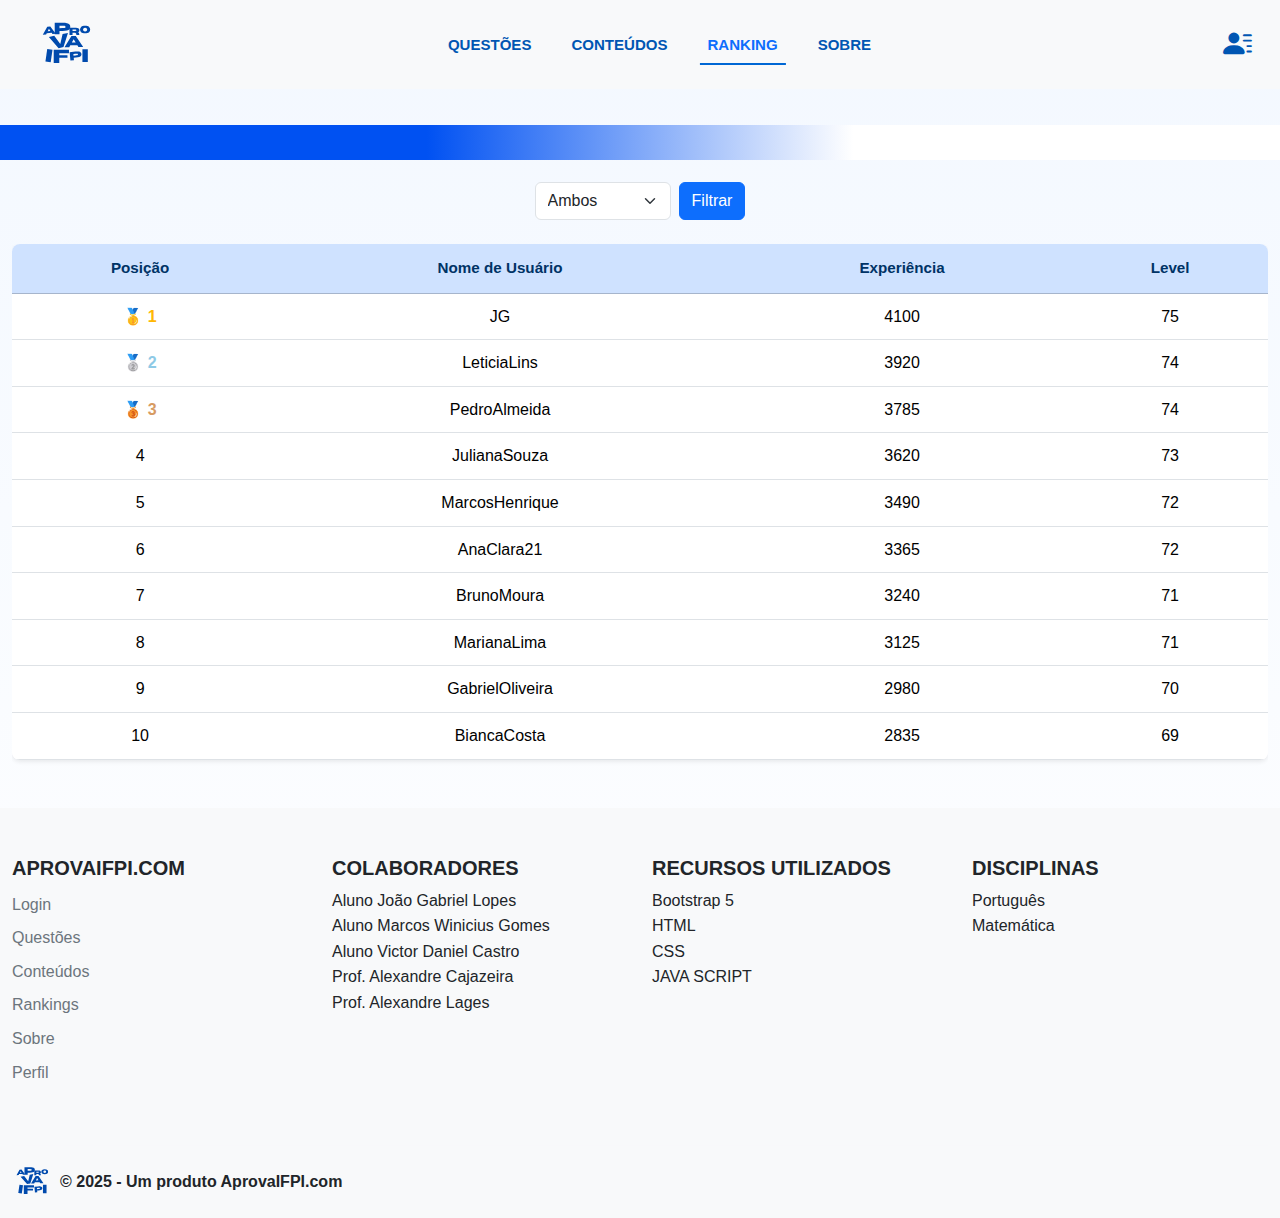
<file: ranking.html>
<!doctype html>
<html lang="pt-br">

<head>
    <title>Aprova IFPI</title>
    <meta charset="utf-8" />
    <meta name="viewport" content="width=device-width, initial-scale=1, shrink-to-fit=no" />

    <!-- Bootstrap CSS -->
    <link href="https://cdn.jsdelivr.net/npm/bootstrap@5.3.2/dist/css/bootstrap.min.css" rel="stylesheet">
    <link rel="stylesheet" href="https://cdn.jsdelivr.net/npm/bootstrap-icons@1.13.1/font/bootstrap-icons.min.css">
    <link rel="stylesheet" href="geral.css">
    <style>
        html,
        body {
            overflow-x: hidden !important;
            width: 100%;
        }

        .container,
        .container-fluid {
            max-width: 100%;
            overflow-x: hidden;
        }
        .faixa {
            height: 35px;
            margin-top: -10px;
        }

        @media (max-width: 992px) {
            .faixa {
                top: 10%;
                height: 40px;
            }
        }

        @media (max-width: 576px) {
            .faixa {
                top: 10%;
                height: 40px;
            }
        }

        /* ======= TABELA DE RANKING ======= */
        .ranking-container {
            max-width: 900px;
            margin: 40px auto;
            background-color: #fff;
            border-radius: 16px;
            box-shadow: 0 4px 12px rgba(0, 0, 0, 0.08);
            padding: 20px;
        }

        .ranking-container h2 {
            text-align: center;
            color: #0d6efd;
            font-weight: 600;
            margin-bottom: 20px;
        }

        .table {
            border-collapse: collapse;
            width: 100%;
            border-radius: 12px;
            overflow: hidden;
            background-color: #fff;
        }

        /* Cabeçalho */
        .table thead th {
            background-color: #cfe2ff;
            color: #003366;
            font-weight: 600;
            text-align: center;
            padding: 12px;
            font-size: 0.95rem;
        }

        /* Linhas do corpo */
        .table tbody tr {
            transition: background-color 0.25s ease;
        }

        .table tbody tr:nth-child(even) {
            background-color: #f8f9fc;
        }

        .table tbody tr:hover {
            background-color: #e9f3ff;
        }

        /* Células */
        .table td {
            text-align: center;
            padding: 10px 12px;
            vertical-align: middle;
        }

        /* Medalhas para top 3 */
        .table tbody tr:first-child td:first-child {
            color: #ffb703;
            /* ouro */
            font-weight: bold;
        }

        .table tbody tr:nth-child(2) td:first-child {
            color: #8ecae6;
            /* prata */
            font-weight: bold;
        }

        .table tbody tr:nth-child(3) td:first-child {
            color: #d79b62;
            /* bronze */
            font-weight: bold;
        }

        /* Bordas inferiores suaves */
        .table tbody tr:not(:last-child) {
            border-bottom: 1px solid #dee2e6;
        }

        /* Responsivo */
        @media (max-width: 768px) {
            .table thead {
                display: none;
            }

            .table,
            .table tbody,
            .table tr,
            .table td {
                display: block;
                width: 100%;
            }

            .table tr {
                margin-bottom: 15px;
                border-radius: 10px;
                background-color: #fff;
                box-shadow: 0 2px 6px rgba(0, 0, 0, 0.05);
            }

            .table td {
                text-align: left;
                padding: 8px 14px;
                position: relative;
            }

            .table td::before {
                content: attr(data-label);
                position: absolute;
                left: 14px;
                width: 50%;
                text-align: left;
                font-weight: 600;
                color: #0d6efd;
            }
        }
    </style>
</head>

<body>
    <header>
        <nav class="navbar bg-light navbar-expand-lg fixed-top">
            <div class="container-fluid d-flex align-items-center justify-content-between">
                <a class="navbar-brand ms-2" href="#">
                    <img src="./img/logo_aprovaifpi.svg" alt="Logo">
                </a>

                <button class="navbar-toggler me-3" type="button" data-bs-toggle="offcanvas"
                    data-bs-target="#offcanvasNavbar" aria-controls="offcanvasNavbar">
                    <span class="navbar-toggler-icon"></span>
                </button>

                <div class="offcanvas offcanvas-end" tabindex="-1" id="offcanvasNavbar">
                    <div class="offcanvas-header">
                        <h5 class="offcanvas-title">APROVAIFPI</h5>
                        <button type="button" class="btn-close" data-bs-dismiss="offcanvas" aria-label="Close"></button>
                    </div>

                    <div
                        class="offcanvas-body d-flex flex-column flex-lg-row justify-content-center align-items-center">
                        <ul class="navbar-nav justify-content-center flex-grow-1 pe-3 ">
                            <li class="nav-item"><a class="nav-link" href="questoes.html">QUESTÕES</a></li>
                            <li class="nav-item"><a class="nav-link" href="conteudos.html">CONTEÚDOS</a></li>
                            <li class="nav-item"><a class="nav-link active text-primary" href="ranking.html">RANKING</a>
                            </li>
                            <li class="nav-item"><a class="nav-link" href="sobre.html">SOBRE</a></li>
                        </ul>

                        <a href="#" class="perfil-link d-none d-lg-flex">
                            <i class="bi bi-person-lines-fill perfil-icon"></i>
                        </a>
                    </div>
                </div>
            </div>
        </nav>
        <header class="faixa"></header>
    </header>

    <main class="container mt-5 pt-5">
        <div class="text-center my-4">
            <h2 class="fw-bold text-light">.</h2>
        </div>

        <!-- Filtro -->
        <div class="d-flex justify-content-center align-items-center mb-4">
            <select id="filtro" class="form-select w-auto me-2">
                <option value="todos">Ambos</option>
                <option value="alunos">Alunos</option>
                <option value="professores">Professores</option>
            </select>
            <button class="btn btn-primary">Filtrar</button>
        </div>

        <!-- Tabela -->
        <div class="table-responsive">
            <table class="table table-hover align-middle text-center shadow-sm rounded-3 overflow-hidden mb-5">
                <thead class="table-primary">
                    <tr>
                        <th>Posição</th>
                        <th>Nome de Usuário</th>
                        <th>Experiência</th>
                        <th>Level</th>
                    </tr>
                </thead>
                <tbody>
                    <tr>
                        <td>🥇 1</td>
                        <td>JG</td>
                        <td>4100</td>
                        <td>75</td>
                    </tr>
                    <tr>
                        <td>🥈 2</td>
                        <td>LeticiaLins</td>
                        <td>3920</td>
                        <td>74</td>
                    </tr>
                    <tr>
                        <td>🥉 3</td>
                        <td>PedroAlmeida</td>
                        <td>3785</td>
                        <td>74</td>
                    </tr>
                    <tr>
                        <td>4</td>
                        <td>JulianaSouza</td>
                        <td>3620</td>
                        <td>73</td>
                    </tr>
                    <tr>
                        <td>5</td>
                        <td>MarcosHenrique</td>
                        <td>3490</td>
                        <td>72</td>
                    </tr>
                    <tr>
                        <td>6</td>
                        <td>AnaClara21</td>
                        <td>3365</td>
                        <td>72</td>
                    </tr>
                    <tr>
                        <td>7</td>
                        <td>BrunoMoura</td>
                        <td>3240</td>
                        <td>71</td>
                    </tr>
                    <tr>
                        <td>8</td>
                        <td>MarianaLima</td>
                        <td>3125</td>
                        <td>71</td>
                    </tr>
                    <tr>
                        <td>9</td>
                        <td>GabrielOliveira</td>
                        <td>2980</td>
                        <td>70</td>
                    </tr>
                    <tr>
                        <td>10</td>
                        <td>BiancaCosta</td>
                        <td>2835</td>
                        <td>69</td>
                    </tr>
                </tbody>
            </table>
        </div>
    </main>

    <footer class="bg-light text-dark pt-5 pb-3 ">
        <div class="container">
            <div class="row">

                <!-- Coluna 1 -->
                <div class="col-md-3 mb-4">
                    <h5 class="text-uppercase fw-bold">AprovaIFPI.com</h5>
                    <ul class="list-unstyled">
                        <li><a href="index.html" class="text-secondary text-decoration-none d-block py-1">Login</a></li>
                        <li><a href="questoes.html" class="text-secondary text-decoration-none d-block py-1">Questões</a>
                        </li>
                        <li><a href="conteudos.html"
                                class="text-secondary text-decoration-none d-block py-1">Conteúdos</a></li>
                        <li><a href="ranking.html" class="text-secondary text-decoration-none d-block py-1">Rankings</a>
                        </li>
                        <li><a href="sobre.html" class="text-secondary text-decoration-none d-block py-1">Sobre</a></li>
                        <li><a href="#" class="text-secondary text-decoration-none d-block py-1">Perfil</a></li>
                    </ul>
                </div>

                <!-- Coluna 2 -->
                <div class="col-md-3 mb-4">
                    <h5 class="text-uppercase fw-bold">Colaboradores</h5>
                    <ul class="list-unstyled">
                        <li>Aluno João Gabriel Lopes</li>
                        <li>Aluno Marcos Winicius Gomes</li>
                        <li>Aluno Victor Daniel Castro</li>
                        <li>Prof. Alexandre Cajazeira</li>
                        <li>Prof. Alexandre Lages</li>
                    </ul>
                </div>

                <!-- Coluna 3 -->
                <div class="col-md-3 mb-4">
                    <h5 class="text-uppercase fw-bold">Recursos Utilizados</h5>
                    <ul class="list-unstyled">
                        <li>Bootstrap 5</li>
                        <li>HTML</li>
                        <li>CSS</li>
                        <li>JAVA SCRIPT</li>
                    </ul>
                </div>

                <!-- Coluna 4 -->
                <div class="col-md-3 mb-4">
                    <h5 class="text-uppercase fw-bold">Disciplinas</h5>
                    <ul class="list-unstyled">
                        <li>Português</li>
                        <li>Matemática</li>
                    </ul>
                </div>

            </div>

            <hr class="border-light">
            <div class="d-flex flex-column flex-md-row justify-content-between align-items-center">
                <div class="d-flex align-items-center">
                    <img src="./img/logo_aprovaifpi 1.svg" alt="Logo AprovaIFPI" height="40" class="me-2">
                    <span class="fw-bold">© 2025 - Um produto AprovaIFPI.com</span>
                </div>
            </div>

        </div>
    </footer>

    <!-- Bootstrap JS -->
    <script src="https://cdn.jsdelivr.net/npm/@popperjs/core@2.11.8/dist/umd/popper.min.js"></script>
    <script src="https://cdn.jsdelivr.net/npm/bootstrap@5.3.2/dist/js/bootstrap.min.js"></script>

    <script>
        document.addEventListener("DOMContentLoaded", () => {
            requestAnimationFrame(() => {
                document.body.classList.add("fade-in");
            });

            document.querySelectorAll("a[href]").forEach(link => {
                const url = link.getAttribute("href");
                if (!url || url.startsWith("http") || url.startsWith("#")) return;
                link.addEventListener("click", e => {
                    e.preventDefault();
                    document.body.classList.remove("fade-in");
                    document.body.classList.add("fade-out");
                    setTimeout(() => window.location.href = url, 800);
                });
            });
        });
    </script>
</body>

</html>
</file>
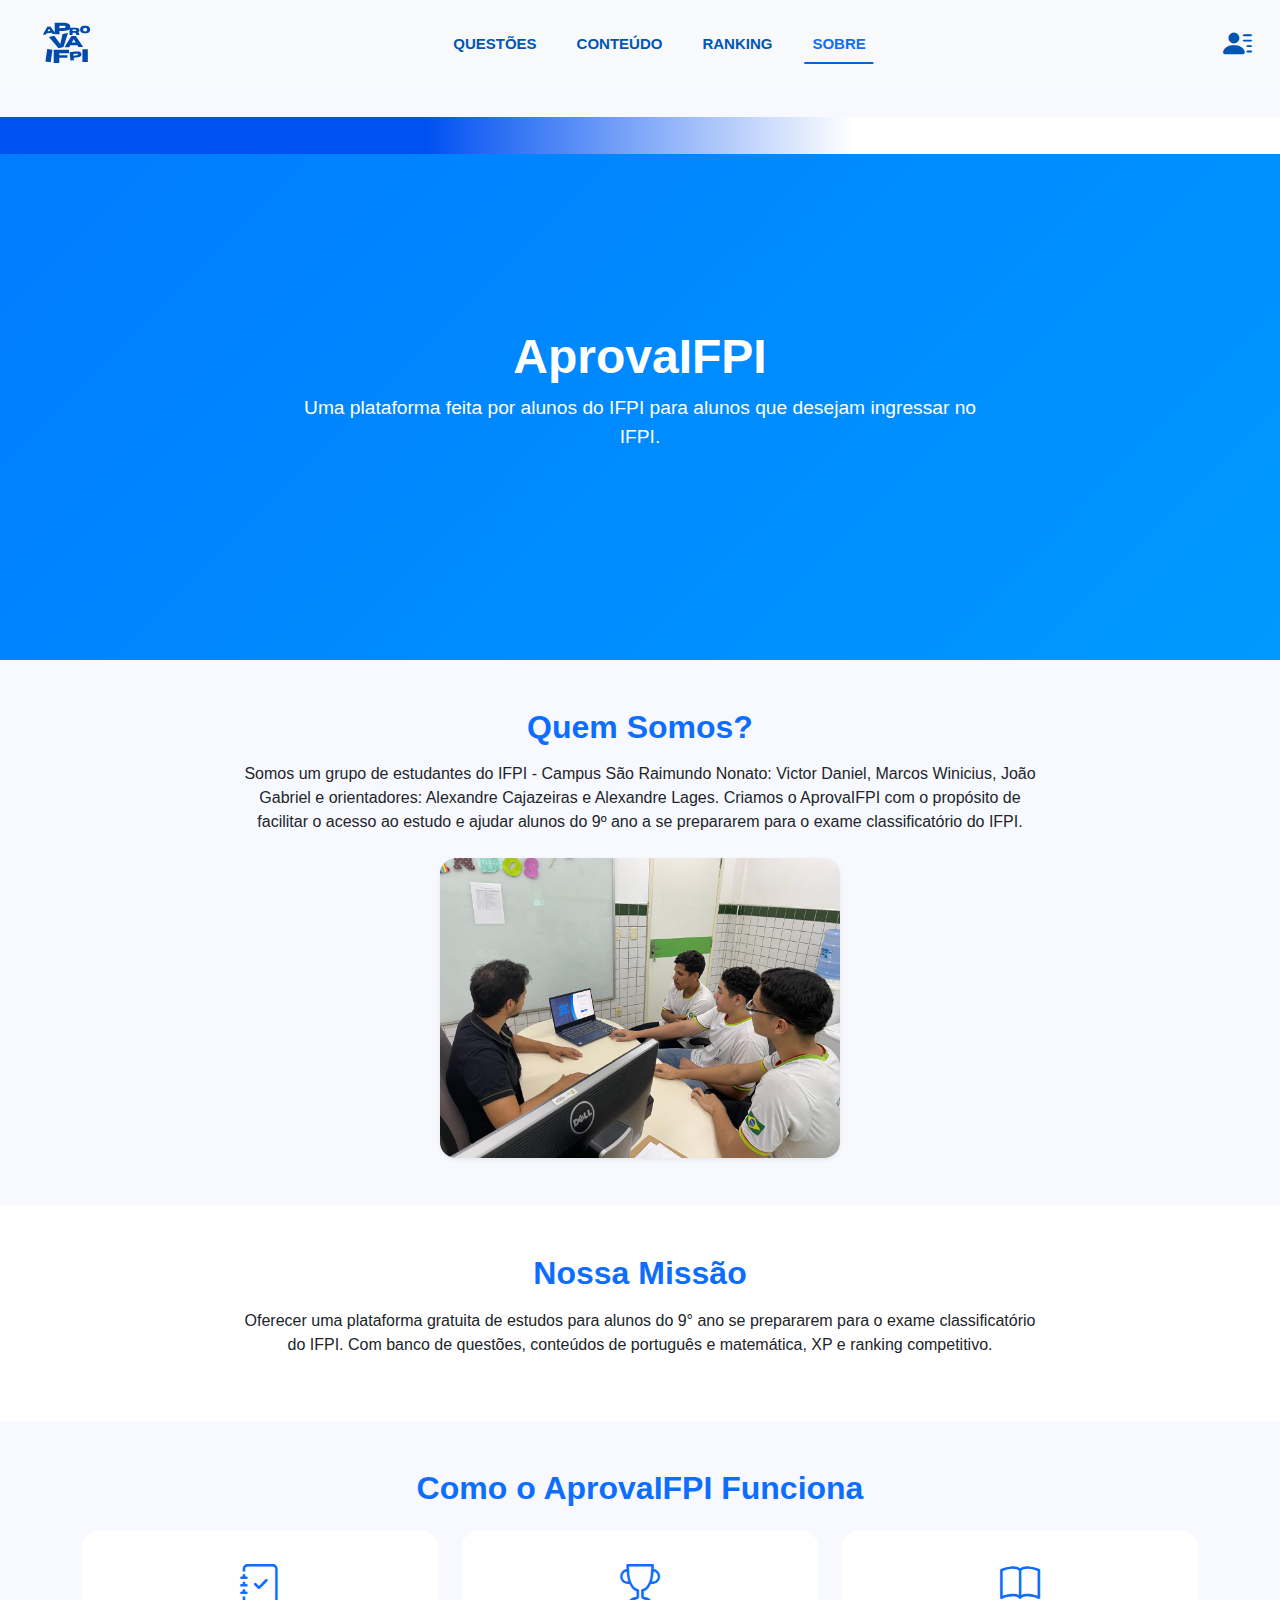
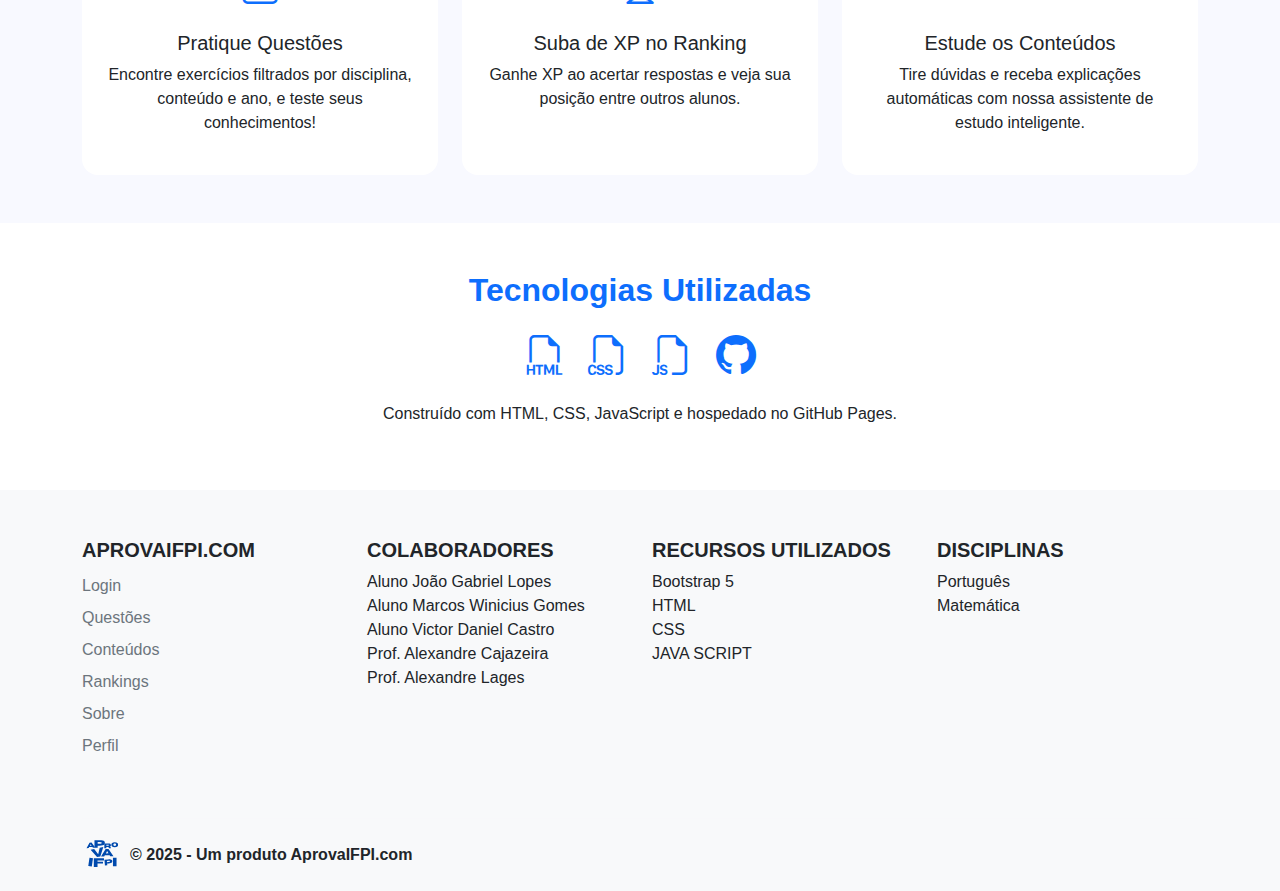
<file: sobre.html>
<!doctype html>
<html lang="pt-br">

<head>
  <title>Aprova IFPI</title>
  <meta charset="utf-8" />
  <meta name="viewport" content="width=device-width, initial-scale=1, shrink-to-fit=no" />

  <!-- Bootstrap CSS -->
  <link href="https://cdn.jsdelivr.net/npm/bootstrap@5.3.2/dist/css/bootstrap.min.css" rel="stylesheet">
  <link href="https://cdn.jsdelivr.net/npm/bootstrap-icons@1.11.1/font/bootstrap-icons.css" rel="stylesheet">

  <style>
    /* ===== NAVBAR E FAIXA ===== */
    .navbar {
      padding: 0.6rem 1rem;
      min-height: 70px;
    }

    nav.navbar {
      position: fixed;
      top: 0;
      left: 0;
      right: 0;
      z-index: 1100;
    }

    .faixa {
      position: fixed;
      top: 13%;
      width: 100%;
      display: flex;
      align-items: center;
      height: 37px;
      background-image: linear-gradient(to right, #0051f2, #0051f2, #ffffff, #ffffff);
      z-index: 1090;
    }

    main {
      padding-top: 120px;
    }

    @media (max-width: 992px) {
      .faixa {
        top: 8%;
        height: 50px;
      }
    }

    @media (max-width: 576px) {
      .faixa {
        top: 8%;
        height: 50px;
      }
    }

    .nav-link {
      font-family: Arial, Helvetica, sans-serif;
      font-weight: 600;
      color: #0056b3;
      font-size: 15px;
      position: relative;
    }

    .nav-link:hover,
    .nav-link.active:hover {
      color: rgb(0, 30, 119);
    }

    @media (min-width: 991px) {
      .nav-link::before {
        content: "";
        position: absolute;
        bottom: 0;
        left: 50%;
        transform: translateX(-50%);
        width: 0;
        height: 2px;
        background-color: #0067d4;
        visibility: hidden;
        transition: 0.3s ease-in-out;
      }

      .nav-link:hover::before,
      .nav-link.nav-link.active::before {
        width: 100%;
        visibility: visible;
      }
    }

    .navbar-brand img {
      height: 60px;
      width: auto;
      display: block;
    }

    .perfil-link {
      display: flex;
      align-items: center;
      justify-content: center;
      text-decoration: none;
    }

    .perfil-icon {
      font-size: 1.8rem;
      color: #0056b3;
      transition: color 0.2s ease;
    }

    .perfil-icon:hover {
      color: #003d80;
    }

    .navbar-nav {
      display: flex;
      justify-content: center;
      align-items: center;
      gap: 1.5rem;
      font-size: 0.94rem;
    }

    .navbar-toggler {
      border: none;
    }

    .navbar-toggler:focus,
    .btn-close:focus {
      outline: none;
      box-shadow: none;
    }

    /* ===== ESTILO DO MAIN (MANTIDO) ===== */
    html,
    body {
      margin: 0;
      padding: 0;
      box-sizing: border-box;
      overflow-x: hidden !important;
      font-family: "Poppins", sans-serif;
      background-color: #f8f9ff;
    }

    .sobre-hero {
      background: linear-gradient(135deg, #007bff, #0099ff);
      min-height: 60vh;
      display: flex;
      align-items: center;
      justify-content: center;
      text-align: center;
      color: white;
      padding: 60px 20px;
    }

    .sobre-hero h1 {
      font-size: 3rem;
      font-weight: 700;
    }

    .sobre-hero p {
      font-size: 1.2rem;
      max-width: 700px;
      margin: 0 auto;
    }

    .card {
      border: none;
      border-radius: 1rem;
      transition: transform 0.3s ease, box-shadow 0.3s ease;
    }

    .card:hover {
      transform: translateY(-6px);
      box-shadow: 0 6px 18px rgba(0, 0, 0, 0.15);
    }

    .bg-gradient {
      background: linear-gradient(135deg, #0099ff, #007bff);
      color: white;
    }

    @media (max-width: 768px) {
      .sobre-hero h1 {
        font-size: 2.2rem;
      }

      .sobre-hero p {
        font-size: 1rem;
      }
    }
  </style>
</head>

<body>
  <!-- ====== NAVBAR ATUALIZADA ====== -->
  <header>
    <nav class="navbar bg-light navbar-expand-lg fixed-top">
      <div class="container-fluid d-flex align-items-center justify-content-between">
        <a class="navbar-brand ms-2" href="#">
          <img src="img/logo_aprovaifpi.svg" alt="Logo">
        </a>

        <button class="navbar-toggler me-3" type="button" data-bs-toggle="offcanvas" data-bs-target="#offcanvasNavbar"
          aria-controls="offcanvasNavbar">
          <span class="navbar-toggler-icon"></span>
        </button>

        <div class="offcanvas offcanvas-end" tabindex="-1" id="offcanvasNavbar">
          <div class="offcanvas-header">
            <h5 class="offcanvas-title">APROVAIFPI</h5>
            <button type="button" class="btn-close" data-bs-dismiss="offcanvas" aria-label="Close"></button>
          </div>

          <div class="offcanvas-body d-flex flex-column flex-lg-row justify-content-center align-items-center">
            <ul class="navbar-nav justify-content-center flex-grow-1 pe-3">
              <li class="nav-item"><a class="nav-link" href="questoes.html">QUESTÕES</a></li>
              <li class="nav-item"><a class="nav-link" href="conteudos.html">CONTEÚDO</a></li>
              <li class="nav-item"><a class="nav-link" href="ranking.html">RANKING</a></li>
              <li class="nav-item"><a class="nav-link active text-primary" href="sobre.html">SOBRE</a></li>
            </ul>

            <a href="#" class="perfil-link d-none d-lg-flex">
              <i class="bi bi-person-lines-fill perfil-icon"></i>
            </a>
          </div>
        </div>
      </div>
    </nav>
    <div class="faixa"></div>
  </header>

  <!-- ====== MAIN (MANTIDO) ====== -->
  <main>
    <section class="sobre-hero">
      <div class="container">
        <h1>AprovaIFPI</h1>
        <p>Uma plataforma feita por alunos do IFPI para alunos que desejam ingressar no IFPI.</p>
      </div>
    </section>

    <section class="py-5 text-center">
      <div class="container">
        <h2 class="text-primary fw-bold mb-3">Quem Somos?</h2>
        <p class="mx-auto mb-4" style="max-width: 800px;">
          Somos um grupo de estudantes do IFPI - Campus São Raimundo Nonato: Victor Daniel, Marcos Winicius, João
          Gabriel e orientadores: Alexandre Cajazeiras e Alexandre Lages.
          Criamos o AprovaIFPI com o propósito de facilitar o acesso ao estudo e ajudar alunos do 9º ano a se
          prepararem para o exame classificatório do IFPI.
        </p>
        <img src="img/63588de2-07bd-4e5a-9de7-4b98eebf1359.jpg" alt="Equipe AprovaIFPI" class="img-fluid rounded-4 shadow-sm"
          style="max-width: 400px;">
      </div>
    </section>

    <section class="py-5 bg-white text-center">
      <div class="container">
        <h2 class="text-primary fw-bold mb-3">Nossa Missão</h2>
        <p class="mx-auto" style="max-width: 800px;">
          Oferecer uma plataforma gratuita de estudos para alunos do 9° ano se prepararem para o exame classificatório do
          IFPI.
          Com banco de questões, conteúdos de português e matemática, XP e ranking competitivo.
        </p>
      </div>
    </section>

    <section class="py-5 text-center">
      <div class="container">
        <h2 class="text-primary fw-bold mb-4">Como o AprovaIFPI Funciona</h2>
        <div class="row g-4 justify-content-center">
          <div class="col-md-4 col-sm-10">
            <div class="card p-4 h-100">
              <i class="bi bi-journal-check fs-1 text-primary mb-3"></i>
              <h5>Pratique Questões</h5>
              <p>Encontre exercícios filtrados por disciplina, conteúdo e ano, e teste seus conhecimentos!</p>
            </div>
          </div>

          <div class="col-md-4 col-sm-10">
            <div class="card p-4 h-100">
              <i class="bi bi-trophy fs-1 text-primary mb-3"></i>
              <h5>Suba de XP no Ranking</h5>
              <p>Ganhe XP ao acertar respostas e veja sua posição entre outros alunos.</p>
            </div>
          </div>

          <div class="col-md-4 col-sm-10">
            <div class="card p-4 h-100">
              <i class="bi bi-book fs-1 text-primary mb-3"></i>
              <h5>Estude os Conteúdos</h5>
              <p>Tire dúvidas e receba explicações automáticas com nossa assistente de estudo inteligente.</p>
            </div>
          </div>
        </div>
      </div>
    </section>

    <section class="py-5 bg-white text-center">
      <div class="container">
        <h2 class="text-primary fw-bold mb-3">Tecnologias Utilizadas</h2>
        <div class="d-flex justify-content-center gap-4 fs-1 mb-3">
          <i class="bi bi-filetype-html text-primary"></i>
          <i class="bi bi-filetype-css text-primary"></i>
          <i class="bi bi-filetype-js text-primary"></i>
          <i class="bi bi-github text-primary"></i>
        </div>
        <p>Construído com HTML, CSS, JavaScript e hospedado no GitHub Pages.</p>
      </div>
    </section>

  
  </main>

  <footer class="bg-light text-dark pt-5 pb-3 ">
        <div class="container">
            <div class="row">

                <!-- Coluna 1 -->
                <div class="col-md-3 mb-4">
                    <h5 class="text-uppercase fw-bold">AprovaIFPI.com</h5>
                    <ul class="list-unstyled">
                        <li><a href="index.html" class="text-secondary text-decoration-none d-block py-1">Login</a></li>
                        <li><a href="questoes.html" class="text-secondary text-decoration-none d-block py-1">Questões</a>
                        </li>
                        <li><a href="conteudos.html"
                                class="text-secondary text-decoration-none d-block py-1">Conteúdos</a></li>
                        <li><a href="ranking.html" class="text-secondary text-decoration-none d-block py-1">Rankings</a>
                        </li>
                        <li><a href="sobre.html" class="text-secondary text-decoration-none d-block py-1">Sobre</a></li>
                        <li><a href="#" class="text-secondary text-decoration-none d-block py-1">Perfil</a></li>
                    </ul>
                </div>

                <!-- Coluna 2 -->
                <div class="col-md-3 mb-4">
                    <h5 class="text-uppercase fw-bold">Colaboradores</h5>
                    <ul class="list-unstyled">
                        <li>Aluno João Gabriel Lopes</li>
                        <li>Aluno Marcos Winicius Gomes</li>
                        <li>Aluno Victor Daniel Castro</li>
                        <li>Prof. Alexandre Cajazeira</li>
                        <li>Prof. Alexandre Lages</li>
                    </ul>
                </div>

                <!-- Coluna 3 -->
                <div class="col-md-3 mb-4">
                    <h5 class="text-uppercase fw-bold">Recursos Utilizados</h5>
                    <ul class="list-unstyled">
                        <li>Bootstrap 5</li>
                        <li>HTML</li>
                        <li>CSS</li>
                        <li>JAVA SCRIPT</li>
                    </ul>
                </div>

                <!-- Coluna 4 -->
                <div class="col-md-3 mb-4">
                    <h5 class="text-uppercase fw-bold">Disciplinas</h5>
                    <ul class="list-unstyled">
                        <li>Português</li>
                        <li>Matemática</li>
                    </ul>
                </div>

            </div>

            <hr class="border-light">
            <div class="d-flex flex-column flex-md-row justify-content-between align-items-center">
                <div class="d-flex align-items-center">
                    <img src="./img/logo_aprovaifpi 1.svg" alt="Logo AprovaIFPI" height="40" class="me-2">
                    <span class="fw-bold">© 2025 - Um produto AprovaIFPI.com</span>
                </div>
            </div>

        </div>
    </footer>


  <!-- Bootstrap JS -->
  <script src="https://cdn.jsdelivr.net/npm/bootstrap@5.3.2/dist/js/bootstrap.bundle.min.js"></script>

</body>
</html>
</file>
<file: styles/style.css>
@import url('https://fonts.googleapis.com/css2?family=Inter:ital,opsz,wght@0,14..32,100..900;1,14..32,100..900&display=swap');

:root {
  --primary-color: #004aad;
  --secondary-color: #ffffff;
  --background-color: #222831;
  --font-family: 'Inter', sans-serif;
}

html,
body {
  height: 100%;
}

body {
  margin: 0;
  box-sizing: border-box;
  font-family: var(--font-family);
  overflow: hidden;
}

main {
  display: flex;
  min-height: 100vh;
  width: 100%;
}

@media (max-width: 991.98px) {
  body {
    overflow: auto;
  }

  main {
    flex-direction: column;
  }
}
</file>
<file: styles/login.css>
#colLogo {
  position: relative;
  background-color: var(--background-color);
  box-shadow: 15px 0px 30px rgba(0, 0, 0, 0.2);
}

#colLogo .img-logo {
  max-width: 300px;
}

#colLogo .img-background {
  position: absolute;
  top: 0;
  right: 0;
  transform: translateX(-15%);
  max-width: 100%;
  height: auto;
}

#colLogo .line-background {
  position: absolute;
  height: 100%;
}

#colLogo #lineBackground1 {
  top: 0;
  right: 0;
  transform: translateX(50%);
}

#colForm {
  display: flex;
  justify-content: center;
  align-items: center;
  background-color: var(--secondary-color);
}

#colForm .form-container {
  display: flex;
  flex-direction: column;
  align-items: center;
  width: 100%;
  max-width: 450px;
  padding: 20px;
}

#colForm .full-logo {
  width: 100%;
  max-width: 400px;
  margin-bottom: 0.5;
}

#colForm h4 {
  margin-bottom: 0.9em;
  font-size: 1.6em;
}

#colForm form {
  width: 100%;
}

#colForm form .form-group {
  width: 100%;
  margin-bottom: 1.5em;
}

#colForm form .form-group label {
  display: block;
  margin-bottom: 0.5em;
  color: var(--primary-color);
  font-weight: 800;
}

#colForm form .form-group input {
  background-color: #f3f3f3;
  width: 100%;
  padding: 12px;
  border-radius: 15px;
  font-size: 1.1em;
  border: 0;
}

#colForm form .btn-login {
  background: linear-gradient(to right, #0135a8, #3c7aff);
  color: var(--secondary-color);
  width: 100%;
  padding: 12px;
  border: none;
  border-radius: 7px;
  font-size: 1.2em;
  font-weight: 700;
  cursor: pointer;
  transition: background-color 0.3s ease;
}

#colForm form .btn-login:hover {
  background: linear-gradient(to right, #012e8c, #2a5ed8);
}

#colForm form .form-link {
  color: var(--primary-color);
  text-decoration: none;
  font-weight: 800;
}

#colForm form .form-link:hover {
  text-decoration: underline;
}

@media (max-width: 991.98px) {
  #colForm {
    height: auto;
    min-height: 100vh;
    padding: 2rem 0;
  }

  #colForm .form-container {
    max-width: 90%;
  }

  #colForm .full-logo {
    margin-bottom: 0.5em;
  }

  #colForm h4 {
    margin-bottom: 1.5em;
  }

  #colForm form .form-group {
    margin-bottom: 1em;
  }

  #colForm form .form-group input {
    padding: 10px;
    font-size: 1em;
  }
}

@media (max-width: 575.98px) {
  #colLogo .img-logo {
    max-width: 200px;
  }

  #colLogo .img-background {
    transform: translateX(-5%);
  }
}

@media (max-width: 400px) {
  #colLogo .img-logo {
    max-width: 150px;
  }
}
</file>
<file: geral.css>
.navbar {
    padding: 0.6rem 1rem;
    min-height: 70px;
   
}


nav.navbar {
  position: fixed;
  top: 0;
  left: 0;
  right: 0;
  z-index: 1100; 
}


.faixa {
  position: fixed;
  top: auto;
  left: 0;
  right: 0;
  z-index: 1090; 
}


main {
  padding-top: 90px;
}

@media (max-width: 576px) {
  nav.navbar { z-index: 1200; } 
}


.nav-link {
    font-family: Arial, Helvetica, sans-serif;
    font-weight: 600;
    color: #0056b3;
    font-size: 15;
    position: relative;
}

.nav-link:hover,
.nav-link.active:hover {
    color: rgb(0, 30, 119);
}


@media (min-width: 991px) {

    .nav-link::before {
        content: "";
        position: absolute;
        bottom: 0;
        left: 50%;
        transform: translateX(-50%);
        width: 0;
        height: 2px;
        background-color: #0067d4;
        visibility: hidden;
        transition: 0.3s ease-in-out;
    }

    .nav-link:hover::before,
    .nav-link.nav-link.active::before {
        width: 100%;
        visibility: visible;
    }
}

.navbar-brand img {
    height: 60px;
    width: auto;
    display: block;
}

.perfil-link {
    display: flex;
    align-items: center;
    justify-content: center;
    text-decoration: none;
}

.perfil-icon {
    font-size: 1.8rem;
    color: #0056b3;
    transition: color 0.2s ease;
}

.perfil-icon:hover {
    color: #003d80;
}

.navbar-nav {
    display: flex;
    justify-content: center;
    align-items: center;
    gap: 1.5rem;
    font-size: 0.94rem;
}

.navbar-toggler {
    border: none;
}

.navbar-toggler:focus,
.btn-close:focus {
    outline: none;
    box-shadow: none;
}

.faixa {
    position: fixed;
    top: 15%;
    width: 100%;
    display: flex;
    align-items: center;
    height: 33px;
    background-image: linear-gradient(to right,
            #0051f2,
            #0051f2,
            #ffffff,
            #ffffff);
}



@media (max-width: 992px) {
    .faixa {
        top: 4%;
        height: 40px;
    }
}

@media (max-width: 576px) {
    .faixa {
        top: 4%;
        height: 40px;
    }
}

.filtros {
    margin-top: 117px; 
    border-bottom: 2px solid rgb(219, 219, 219);
    border-radius: 0;
    background-color: #f8f9fa;
    width: 100%;
    min-height: 40vh; 
    display: flex;
    align-items: center;
}


body {
  background: linear-gradient(180deg, #f3f8ff, #ffffff);
  font-family: "Poppins", sans-serif;
  color: #2b2b2b;
  line-height: 1.6;
  margin: 0;
  padding: 0;
}


section {
  background: #ffffff;
  border-radius: 16px;
  padding: 28px;
  margin-bottom: 28px;
  box-shadow: 0 6px 20px rgba(0, 0, 0, 0.06);
  border: 1px solid #e7ecf2;
  transition: all 0.3s ease;
}

section:hover {
  transform: translateY(-3px);
  box-shadow: 0 10px 25px rgba(0, 0, 0, 0.1);
}


section .fw-bold.text-secondary {
  font-weight: 700;
  color: #004aad !important;
  margin-bottom: 4px;
}

section small {
  color: #606b7d;
  font-size: 0.9rem;
}

.badge.bg-success.text-dark {
  background: linear-gradient(90deg, #a8ffce, #62e09e);
  color: #054d2c !important;
  border-radius: 12px;
  padding: 6px 12px;
  font-size: 0.85rem;
  font-weight: 600;
  box-shadow: 0 2px 5px rgba(0, 128, 0, 0.1);
}

.badge.bg-success.text-light {
  background: linear-gradient(90deg, #a8ffce, #62e09e);
  color: #054d2c !important;
  border-radius: 12px;
  padding: 6px 12px;
  font-size: 0.85rem;
  font-weight: 600;
  box-shadow: 0 2px 5px rgba(0, 128, 0, 0.1);
}


.badge.bg-warning.text-dark {
  background: linear-gradient(90deg, #ffffa8, #ffffa8);
  color: #b8b83a !important;
  border-radius: 12px;
  padding: 6px 12px;
  font-size: 0.85rem;
  font-weight: 600;
  box-shadow: 0 2px 5px rgba(0, 128, 0, 0.1);
}

.list-group-item {
  background-color: #f9fafc;
  border: 1px solid #e3e8ef !important;
  border-radius: 10px;
  padding: 12px 16px;
  margin-bottom: 10px;
  transition: all 0.25s ease;
  display: flex;
  align-items: center;
  cursor: pointer;
}

.list-group-item:hover {
  background-color: #eef6ff;
  border-color: #b8daff;
  transform: translateX(3px);
}

.list-group-item input[type="radio"] {
  accent-color: #007bff;
  transform: scale(1.3);
  margin-right: 10px;
}

#feedback1, #feedback2, #feedback3 {
  font-size: 0.95rem;
  padding: 12px 14px;
  border-radius: 10px;
  margin-top: 10px;
  animation: fadeIn 0.4s ease;
}

#feedback1[style*="color: #0b730b"],
#feedback2[style*="color: #0b730b"],
#feedback3[style*="color: #0b730b"] {
  background-color: rgba(0, 255, 0, 0.1);
  border: 1px solid rgba(0, 128, 0, 0.25);
  color: #056b05 !important;
}

#feedback1[style*="color: #b30000"],
#feedback2[style*="color: #b30000"],
#feedback3[style*="color: #b30000"] {
  background-color: rgba(255, 0, 0, 0.1);
  border: 1px solid rgba(255, 0, 0, 0.25);
  color: #b30000 !important;
}

.list-group-item.correct {
  background-color: rgba(0, 255, 0, 0.12);
  border-color: rgba(0, 128, 0, 0.3) !important;
  transition: all 0.4s ease;
}

.list-group-item.incorrect {
  background-color: rgba(255, 0, 0, 0.12);
  border-color: rgba(255, 0, 0, 0.3) !important;
}

@keyframes fadeIn {
  from {
    opacity: 0;
    transform: translateY(4px);
  }
  to {
    opacity: 1;
    transform: translateY(0);
  }
}

@media (max-width: 600px) {
  section {
    padding: 18px;
  }

  .list-group-item {
    font-size: 0.95rem;
  }

}
</file>
